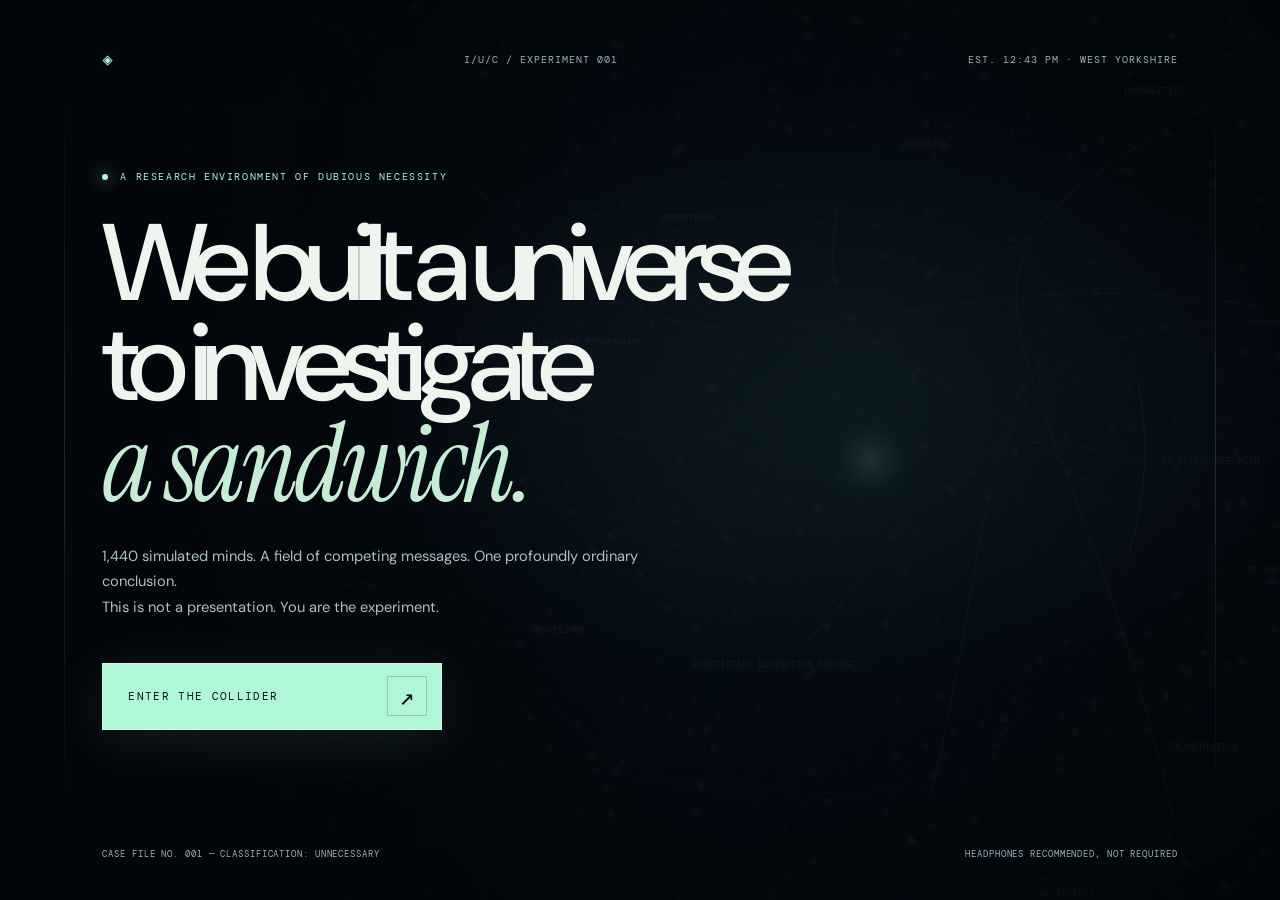
<file: index.html>
<!doctype html>
<html lang="en-GB">
<head>
 <meta charset="utf-8"><meta name="viewport" content="width=device-width, initial-scale=1, viewport-fit=cover"><meta name="theme-color" content="#05070c">
 <meta name="description" content="A fully interactive communications collider built to explain a ham and cheese toastie. An Institute of Unnecessary Complexity research environment.">
 <meta property="og:title" content="CASE 001 — THE COLLIDER"><meta property="og:description" content="We simulated a universe to investigate a sandwich.">
 <meta property="og:image" content="assets/artefact.webp">
 <title>CASE 001 / THE COLLIDER — The Institute of Unnecessary Complexity</title>
 <link rel="icon" href="assets/icon.svg" type="image/svg+xml"><link rel="preload" href="assets/artefact.webp" as="image">
 <link rel="stylesheet" href="style.css">
 <script type="module" src="js/app.js"></script>
</head>
<body>
 <a href="#interface" class="skip">Skip to controls</a>
 <canvas id="universe" aria-label="Live three-dimensional projection of simulated member responses"></canvas>
 <div class="stage-vignette" aria-hidden="true"></div><div class="grain" aria-hidden="true"></div>
 <div class="intro" id="intro">
  <div class="intro-meta"><span class="hairpin">◈</span> I/U/C / EXPERIMENT 001 <span>EST. 12:43 PM · WEST YORKSHIRE</span></div>
  <div class="intro-centre">
    <div class="intro-eyebrow"><span class="blip"></span> A RESEARCH ENVIRONMENT OF DUBIOUS NECESSITY</div>
    <h1>We built a universe<br>to investigate<br><em>a sandwich.</em></h1>
    <p>1,440 simulated minds. A field of competing messages. One profoundly ordinary conclusion.<br>This is not a presentation. You are the experiment.</p>
    <button class="start-btn" id="enter"><span>ENTER THE COLLIDER</span><span class="start-arrow">↗</span></button>
  </div>
  <div class="intro-bottom"><span>CASE FILE NO. 001 — CLASSIFICATION: UNNECESSARY</span><span>HEADPHONES RECOMMENDED, NOT REQUIRED</span></div>
 </div>
 <div id="app" class="app" aria-hidden="true">
  <header class="header">
   <button id="home" class="logo" aria-label="Return to field"><span class="logo-glyph">I<span>⁄</span>U<span>⁄</span>C</span><span class="logo-text">INSTITUTE OF<br>UNNECESSARY COMPLEXITY</span></button>
   <div class="header-center"><span class="header-dot"></span><span>CASE 001 / THE COLLIDER</span><i></i><span id="system-status">SYSTEM IDLE</span></div>
   <div class="header-right"><button class="header-control" id="sound" aria-label="Toggle sound" aria-pressed="false">◖ <span>SOUND OFF</span></button><button class="header-control" id="help">? <span>FIELD GUIDE</span></button><span class="phase-chip">RESEARCH BUILD <b>04</b></span></div>
  </header>
  <nav class="rail" id="interface" aria-label="Research modules">
   <button data-view="field" class="rail-button selected" aria-label="Field" title="The Field"><span>01</span><b>THE FIELD</b></button>
   <button data-view="transmit" class="rail-button" aria-label="Transmission" title="Transmission"><span>02</span><b>TRANSMISSION</b></button>
   <button data-view="observe" class="rail-button" aria-label="Observatory" title="Observatory"><span>03</span><b>OBSERVATORY</b></button>
   <button data-view="artefact" class="rail-button" aria-label="Artefact" title="Artefact"><span>04</span><b>THE ARTEFACT</b></button>
   <div class="rail-filler"></div>
   <button class="rail-button rail-utility" id="command" title="Quick navigation"><span>⌘</span><b>COMMANDS</b></button>
  </nav>
  <main class="main">
   <section class="view active" id="view-field" aria-label="The field">
    <div class="hero-typo"><p class="section-label"><span class="tiny-line"></span> CHAPTER 01 / THE OBSERVATION</p><h2>Information is<br><em>everywhere.</em><br>Understanding isn't.</h2><p class="hero-description">Every light in this universe represents a simulated member. Drag to rotate. Scroll to zoom. Tap a light to discover a story. Then send your first transmission and watch the field respond.</p></div>
    <div class="field-stats" aria-live="polite"><div class="stat-block"><span>POPULATION</span><b id="pop-count">1,440</b><small>synthetic members</small></div><div class="stat-block"><span>SIGNAL REACH</span><b id="field-reach">—</b><small>encountered</small></div><div class="stat-block"><span>MEANINGFUL ACTION</span><b id="field-action">—</b><small>simulated responses</small></div></div>
    <div class="field-cue"><span class="gesture-symbol">⤧</span> <span>DRAG TO ORBIT<br>SCROLL TO ZOOM<br>SELECT ANY SIGNAL</span></div>
    <div class="hero-bottomline"><div class="coordinate"><span class="blink-square"></span><span id="coordinates">X +00.000 / Y +00.000 / Z +06.200</span></div><button class="main-cta" id="open-transmission">DESIGN A TRANSMISSION <span>↗</span></button></div>
   </section>
   <section class="view" id="view-transmit" aria-label="Transmission designer">
    <div class="module-panel transmit-panel">
     <div class="panel-topline"><span>02 / TRANSMISSION ENGINE</span><span>LIVE COMPOSITION</span></div>
     <div class="panel-scroll">
      <h2 class="module-title">The message<br><em>is the machine.</em></h2>
      <p class="module-lead">Write something. The system dissects its language, generates a transmission and sends it through the actual synthetic population. Change the message; change the world.</p>
      <label class="field-label" for="message-subject">01 / SUBJECT</label>
      <input class="input" id="message-subject" maxlength="120" value="Important information about your pension benefits">
      <label class="field-label" for="message-text">02 / MESSAGE</label>
      <textarea class="input message-input" id="message-text" rows="6" maxlength="2500">In accordance with the provisions of the scheme's governing documentation, members are hereby advised that a comprehensive review of beneficiary nomination arrangements should be undertaken at their earliest convenience to ensure the appropriate designation of prospective recipients of death benefits. Please consult the enclosed explanatory memorandum and visit the portal to explore your options.</textarea>
      <div class="analysis-readout"><div><span>WORDS</span><b id="words">—</b></div><div><span>LANGUAGE FRICTION</span><b id="friction">—</b></div><div><span>DETECTED ACTIONS</span><b id="actions">—</b></div></div>
      <button id="refine" class="text-link">↗ RUN THE DE-JARGONISER <span>Rule-based rewrite. No AI or external API.</span></button>
      <div class="panel-divider"></div>
      <div class="parameters-head"><span>03 / TRANSMISSION PARAMETERS</span><span id="parameter-presets">RECONFIGURABLE</span></div>
      <div class="param-row"><label for="channel">CHANNEL</label><select id="channel" class="input select"><option value="email">Email / digital</option><option value="post">Postal letter</option><option value="sms">Text message</option></select></div>
      <div class="param-row"><label for="timing">ARRIVAL RELATIVE TO DECISION</label><select id="timing" class="input select"><option value="early">Six months before</option><option value="right" selected>Three weeks before</option><option value="late">After the decision</option></select></div>
      <div class="param-row"><label for="target">TARGET COHORT</label><select id="target" class="input select"><option value="all">Everyone (indiscriminate)</option><option value="relevant">Only members for whom it's relevant</option><option value="retirees">Approaching retirement</option><option value="new">New joiners</option></select></div>
      <div class="param-row"><label for="noise">COMPETING MESSAGES</label><div class="slider-stack"><input id="noise" type="range" min="0" max="100" value="55"><strong id="noise-out">55%</strong></div></div>
      <div class="param-row"><label for="urgency">PERCEIVED URGENCY</label><div class="slider-stack"><input id="urgency" type="range" min="0" max="100" value="50"><strong id="urgency-out">50%</strong></div></div>
     </div>
     <div class="panel-footer"><button class="transmit-button" id="transmit">TRANSMIT TO 1,440 MINDS <span>↗</span></button><p>Deterministic illustrative simulation. Not actual pension-member behaviour.</p></div>
    </div>
    <div class="right-hud"><span class="hud-cross">+</span> SIGNAL ORIGIN / CENTRE OF FIELD <span id="signal-strength">STANDBY</span></div>
    <div class="center-announcement" id="announcement" aria-live="polite"></div>
   </section>
   <section class="view" id="view-observe" aria-label="Observatory">
    <div class="observatory-intro"><p class="section-label"><span class="tiny-line"></span> CHAPTER 03 / THE CONSEQUENCES</p><h2>Every signal<br>leaves a trace.</h2><p>Run a controlled counterfactual. The same simulated people receive two different messages; only the intervention changes.</p><div class="obs-actions"><button class="small-cta" id="compare">RUN THE COUNTERFACTUAL <span>↗</span></button><button class="line-button" id="replay">↺ REPLAY TRANSMISSION</button></div></div>
    <div class="observatory-side">
     <div class="results-head"><span>EXPERIMENT RESULTS</span><span id="results-status">AWAITING TRANSMISSION</span></div>
     <div class="main-result"><span>MEMBERS TAKING ACTION</span><strong id="result-action">—</strong><small id="result-action-note">Send a message to begin.</small></div>
     <div class="result-funnel"><div><span>ENCOUNTERED</span><b id="funnel-reach">—</b><i><em id="bar-reach"></em></i></div><div><span>READ</span><b id="funnel-read">—</b><i><em id="bar-read"></em></i></div><div><span>UNDERSTOOD</span><b id="funnel-understand">—</b><i><em id="bar-understand"></em></i></div><div><span>ACTED</span><b id="funnel-action">—</b><i><em id="bar-action"></em></i></div></div>
     <div class="cohort-title">RESPONSE BY SYNTHETIC COHORT</div><div id="cohort-bars" class="cohort-bars"></div>
     <div class="comparison-box" id="comparison-box"><div class="comparison-label">COUNTERFACTUAL DELTA</div><div class="comparison-numbers"><span id="compare-a">—</span><strong id="compare-delta">—</strong><span id="compare-b">—</span></div><p id="compare-explain">A controlled comparison uses the same synthetic member population and random seed.</p></div>
     <div class="export-buttons"><button id="export-png">↓ SAVE POSTER</button><button id="record">● CAPTURE 8s CLIP</button><button id="export-json">↓ EXPORT EXPERIMENT</button><button id="share">↗ COPY EXPERIMENT LINK</button></div>
    </div>
    <div class="playback-strip"><span id="playback-state">NO RECORDING</span><div class="playback-track"><span id="playback-progress"></span></div><span id="playback-clock">00:00 / 00:12</span></div>
   </section>
   <section class="view" id="view-artefact" aria-label="The artefact">
    <div class="artefact-screen"><div class="reveal-top"><span><i class="tiny-line"></i> CLASSIFIED / CASE 001</span><span>FINAL DECLASSIFICATION</span></div><div class="artefact-copy"><div class="reveal-index">AFTER 1,440 SIMULATED LIVES, MILLIONS OF CALCULATIONS AND AN EXCESSIVE AMOUNT OF GRAPHICS PROCESSING...</div><h2>The answer<br>was <em>lunch.</em></h2><p>Clear information. Relevant timing. One useful next step.<br>A ham and cheese toastie managed all three without a transformation programme.</p><button id="declassify" class="declassify-btn">DECLASSIFY THE ARTEFACT <span>↗</span></button></div><div class="artefact-image" id="artefact-image" role="img" aria-label="A beautifully photographed ham and cheese toastie"></div><div class="artefact-bottom"><span>SUBJECT: A HAM & CHEESE TOASTIE</span><span>OUTCOME: LUNCH RECLASSIFIED AS THOUGHT LEADERSHIP</span></div></div>
    <div class="reveal-epilogue" id="epilogue"><span>CASE FILE / CONCLUSION</span><p>Perhaps the real innovation was understanding when to stop innovating.</p><div><button id="restart">↺ CONDUCT ANOTHER EXPERIMENT</button><button id="poster">↓ COMMEMORATE THIS NONSENSE</button></div></div>
   </section>
  </main>
  <div class="inspector" id="inspector" aria-live="polite"><div class="inspector-head"><span>INDIVIDUAL SIGNAL / <b id="inspect-id">—</b></span><button id="close-inspector" aria-label="Close member details">×</button></div><div class="inspector-content"><div class="inspector-avatar"><span id="inspect-glyph">◌</span></div><h3 id="inspect-title">A simulated life.</h3><p id="inspect-description"></p><div class="inspect-grid"><span>SEGMENT</span><b id="inspect-segment">—</b><span>STATE</span><b id="inspect-state">—</b><span>EXPLANATION</span><b id="inspect-reason">—</b></div><small>This is a generated archetype, not an actual person.</small></div></div>
  <div class="notice" id="notice" role="status"></div>
  <div class="modal" id="guide" hidden><div class="modal-scrim" data-close="guide"></div><div class="modal-card"><div class="modal-head"><span>FIELD MANUAL / v04</span><button data-close="guide">×</button></div><h2>You're not watching<br><em>the experiment.</em><br>You're running it.</h2><p>Orbit and zoom the simulated member universe, select individual lights, change the language and context of a message, and transmit it. Watch members change state as the signal reaches them. The Observatory lets you compare two interventions on exactly the same synthetic population. The Artefact is best left until the end.</p><div class="modal-grid"><div><b>POINTER / TOUCH</b><span>Drag to orbit · pinch or wheel to zoom · tap a light to inspect.</span></div><div><b>KEYBOARD</b><span>1–4 navigate · / opens commands · Esc closes panels.</span></div><div><b>WHAT'S REAL?</b><span>The text analysis, simulation, state transitions and export calculations run locally in JavaScript. No analytics or personal data is transmitted.</span></div><div><b>WHAT ISN'T?</b><span>These are fictional archetypes, not validated behavioural predictions. No real members, pensions or ML models are involved.</span></div></div><button class="small-cta" data-close="guide">UNDERSTOOD ↗</button></div></div>
  <div class="modal" id="commands" hidden><div class="modal-scrim" data-close="commands"></div><div class="command-card"><input id="command-search" aria-label="Search commands" placeholder="Where do you want to go?" autocomplete="off"><div id="command-items"></div><span>ESC TO DISMISS · ENTER TO OPEN</span></div></div>
 </div>
</body>
</html>
</file>
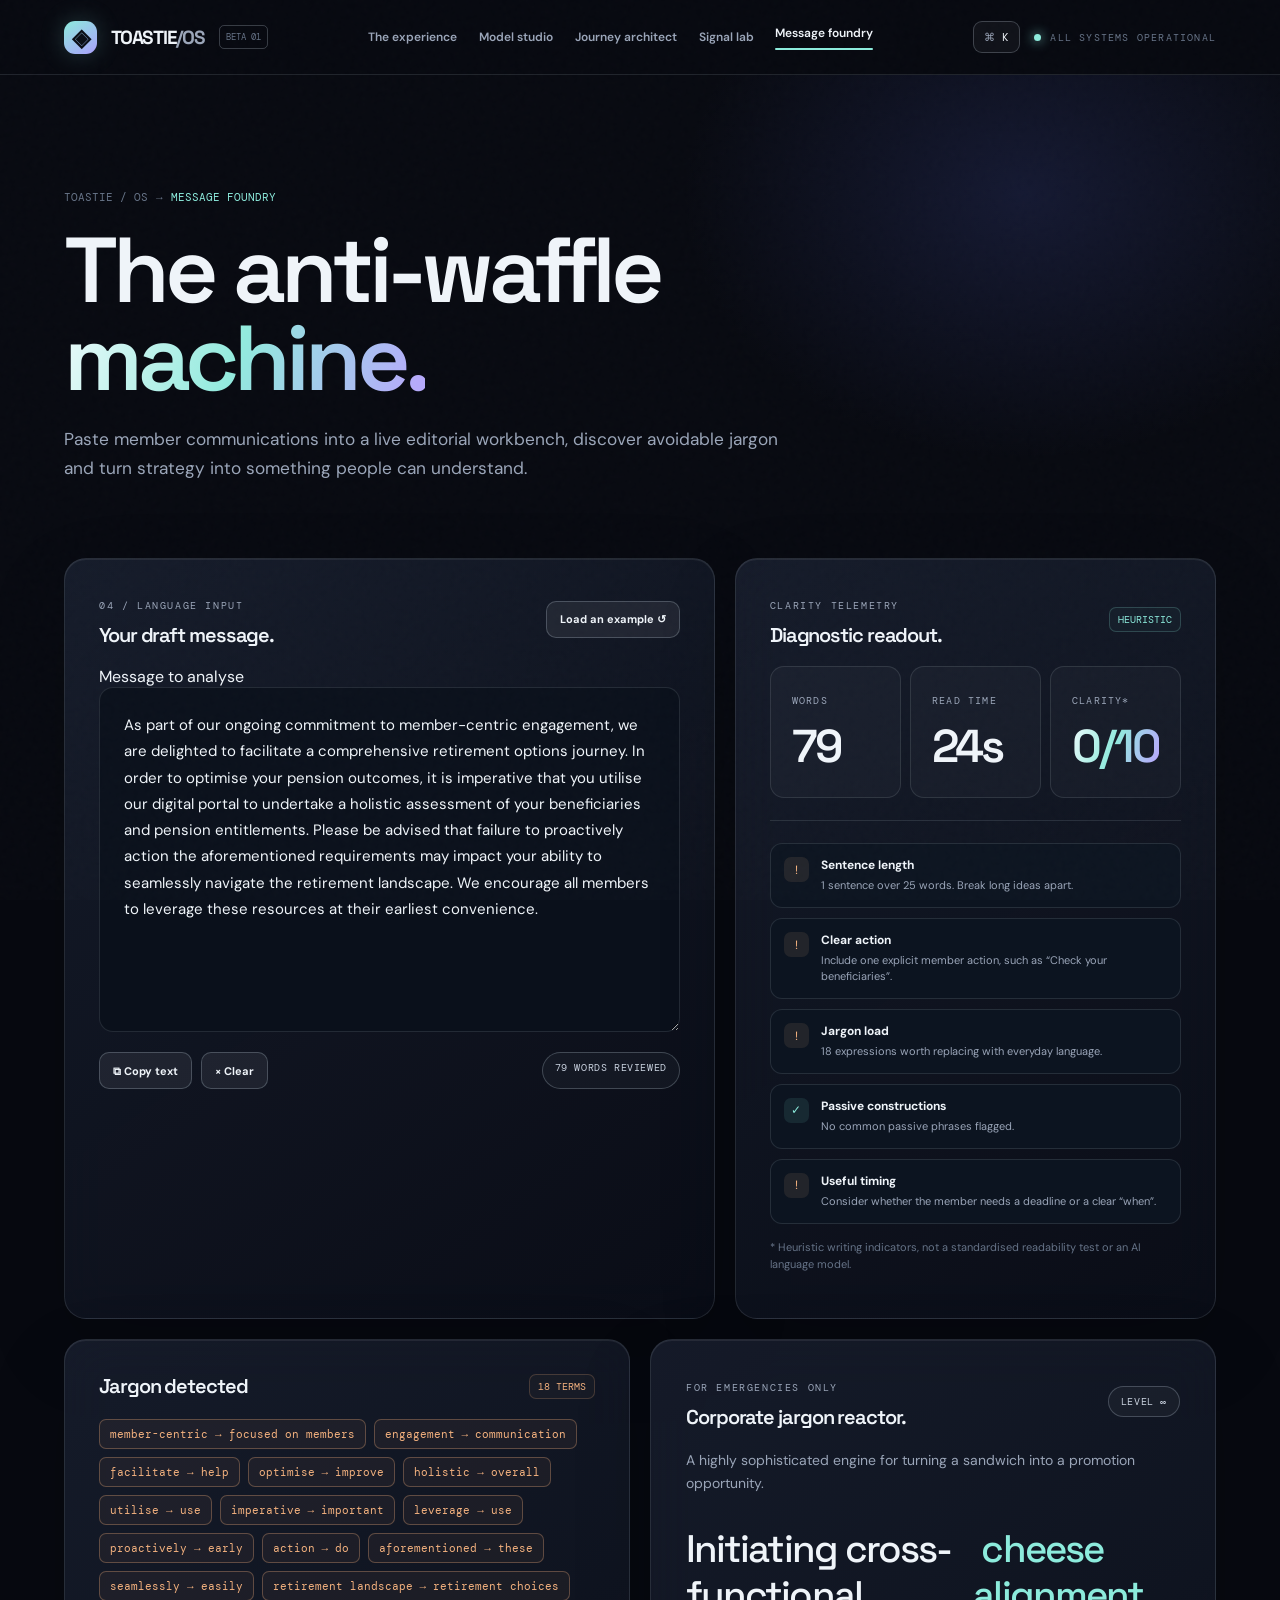
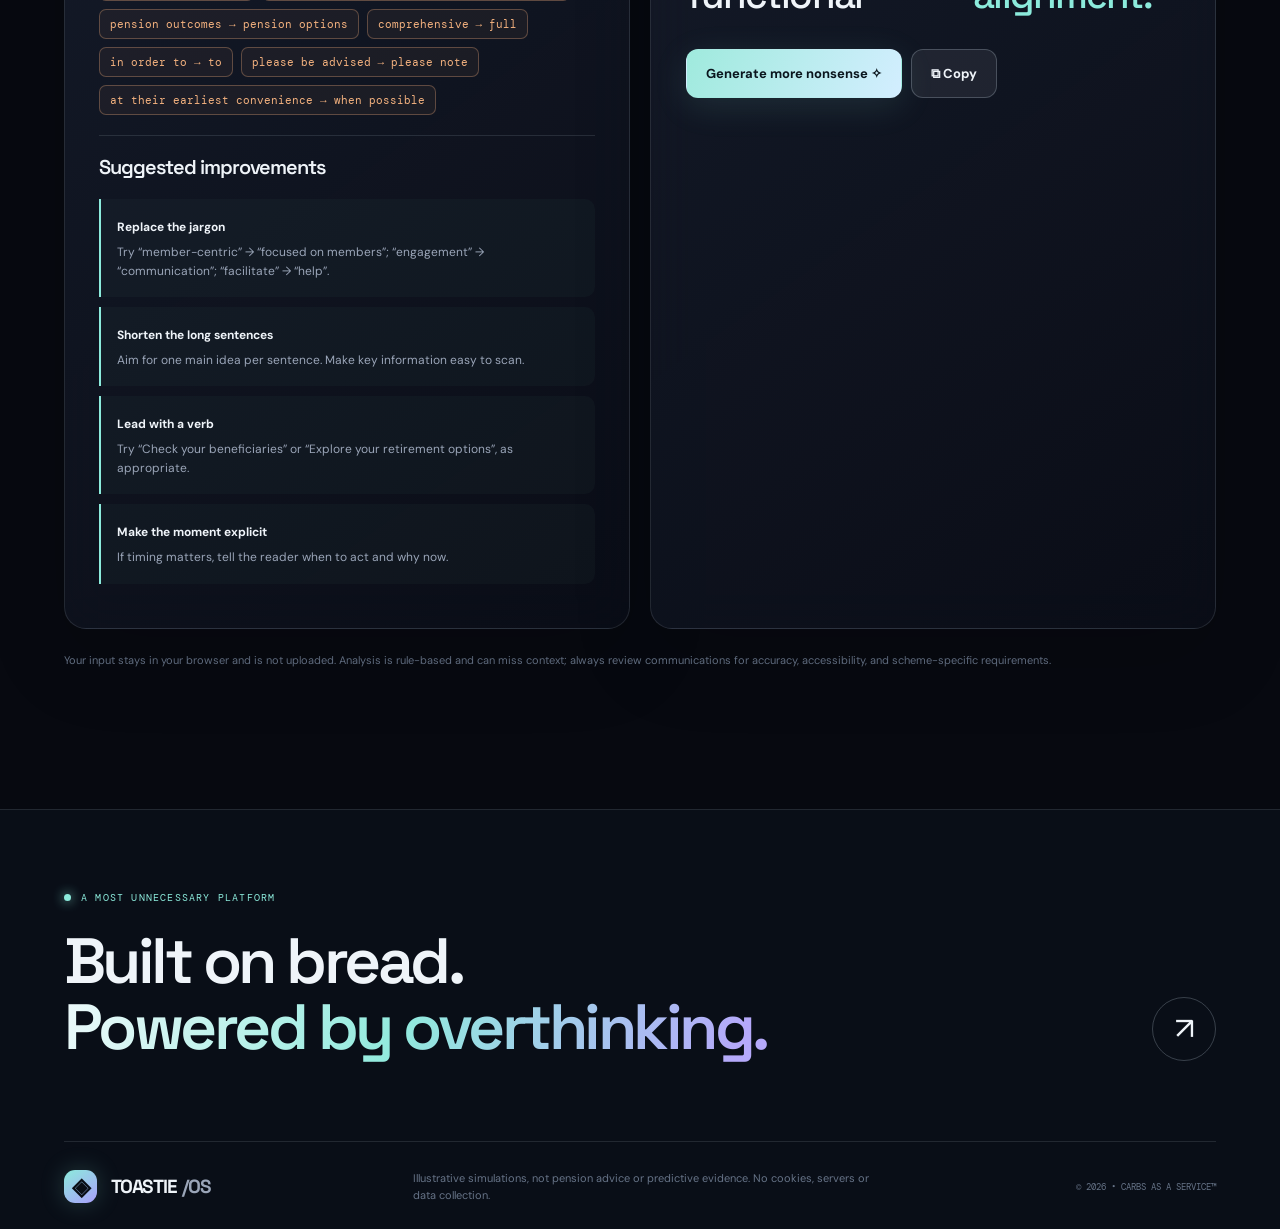
<file: foundry.html>
<!doctype html><html lang="en-GB"><head><meta charset="utf-8"><meta name="viewport" content="width=device-width,initial-scale=1,viewport-fit=cover"><meta name="theme-color" content="#070910"><meta name="description" content="Real-time pension member communications diagnostics and a silly jargon generator."><meta property="og:title" content="Message foundry — TOASTIE/OS"><meta property="og:description" content="Real-time pension member communications diagnostics and a silly jargon generator."><link rel="manifest" href="./manifest.webmanifest"><link rel="icon" type="image/svg+xml" href="./assets/img/favicon.svg"><link rel="stylesheet" href="./assets/css/main.css"><title>Message foundry — TOASTIE/OS</title></head><body><a class="skip-link" href="#main">Skip to content</a><div id="nav-slot"></div><main id="main"><header class="page-heading"><div class="container"><div class="bread-crumb"><span>TOASTIE / OS</span><span>→</span><span>MESSAGE FOUNDRY</span></div><h1>The anti-waffle<br><span class="gradient-text">machine.</span></h1><p class="lead">Paste member communications into a live editorial workbench, discover avoidable jargon and turn strategy into something people can understand.</p></div></header><section class="workspace container"><div class="text-workbench"><div class="glass panel"><div class="panel-header"><div><span class="section-label">04 / LANGUAGE INPUT</span><h3 style="margin-top:10px">Your draft message.</h3></div><button class="btn sm" id="load-example">Load an example ↺</button></div><label class="field" for="message-input"><span class="visually-hidden">Message to analyse</span></label><textarea id="message-input" class="input-editor" spellcheck="true" aria-label="Message to analyse" placeholder="Paste that pension communication nobody understands…"></textarea><div class="button-row" style="margin-top:15px"><button id="copy-message" class="btn sm">⧉ Copy text</button><button id="clear-message" class="btn sm">× Clear</button><span class="pill" style="margin-left:auto" id="analysis-status">LIVE ANALYSIS</span></div></div><div class="glass panel"><div class="panel-header"><div><span class="section-label">CLARITY TELEMETRY</span><h3 style="margin-top:10px">Diagnostic readout.</h3></div><span class="tag good">HEURISTIC</span></div><div class="three-col" style="gap:9px"><div class="glass-inner metric"><span class="micro">WORDS</span><strong id="f-words">0</strong></div><div class="glass-inner metric"><span class="micro">READ TIME</span><strong id="f-time">0s</strong></div><div class="glass-inner metric"><span class="micro">CLARITY*</span><strong id="f-score" class="gradient-text">—</strong></div></div><div class="divider" style="margin:22px 0"></div><div id="foundry-checks" class="checks"></div><p class="chart-note" style="margin-top:15px">* Heuristic writing indicators, not a standardised readability test or an AI language model.</p></div></div><div class="two-col" style="margin-top:20px"><section class="glass panel"><div class="panel-header"><h3>Jargon detected</h3><span class="tag warm" id="jargon-count">0 TERMS</span></div><div class="term-cloud" id="term-cloud"></div><div class="divider" style="margin:20px 0"></div><h3 style="font-size:20px">Suggested improvements</h3><div id="foundry-suggestions"></div></section><section class="glass panel jargon-machine"><div class="panel-header"><div><span class="section-label">FOR EMERGENCIES ONLY</span><h3 style="margin-top:10px">Corporate jargon reactor.</h3></div><span class="pill">LEVEL ∞</span></div><p class="lead" style="font-size:14px">A highly sophisticated engine for turning a sandwich into a promotion opportunity.</p><div class="jargon-output" id="jargon-output">Initiating cross-functional <span>&nbsp;cheese alignment.</span></div><div class="button-row"><button class="btn primary" id="jargon-btn">Generate more nonsense ✧</button><button class="btn" id="jargon-copy">⧉ Copy</button></div></section></div><p class="chart-note" style="margin:23px 0 0">Your input stays in your browser and is not uploaded. Analysis is rule-based and can miss context; always review communications for accuracy, accessibility, and scheme-specific requirements.</p></section></main><div id="footer-slot"></div><script type="module" src="./assets/js/foundry.js"></script></body></html>
</file>
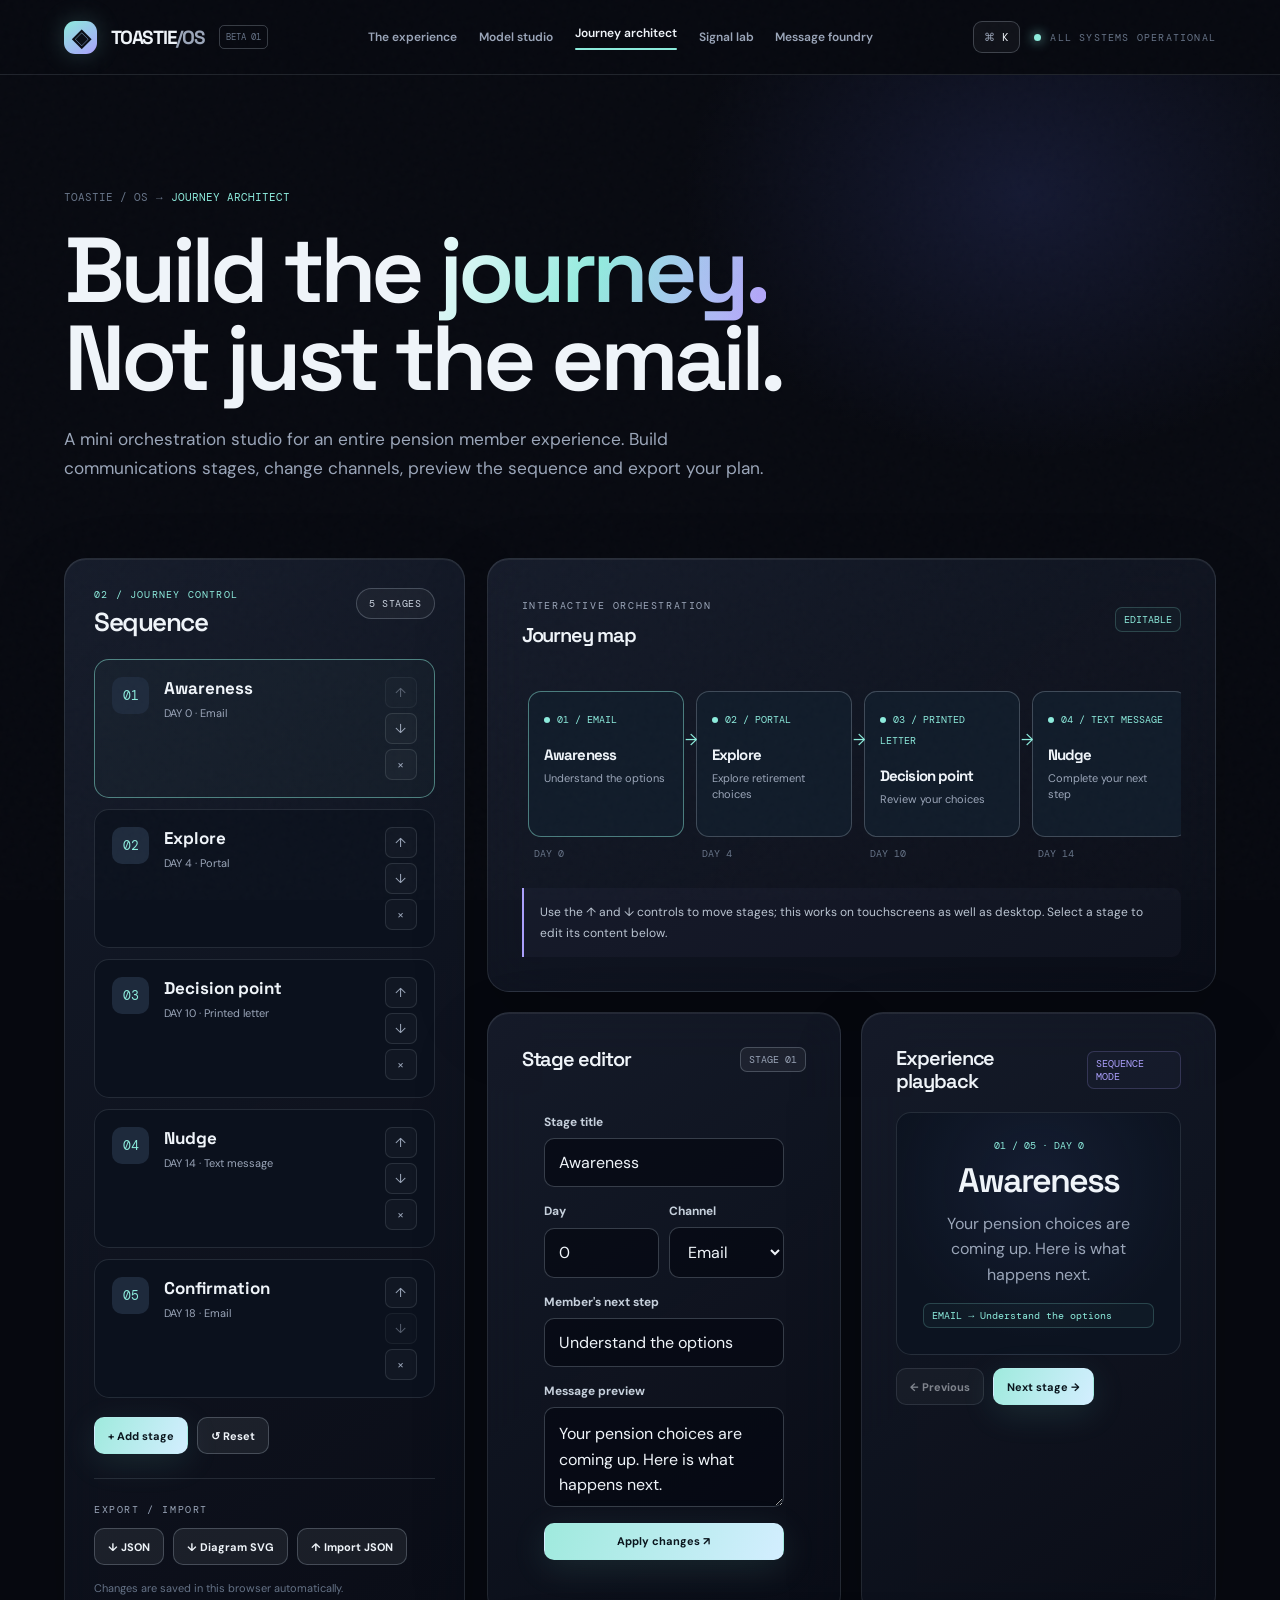
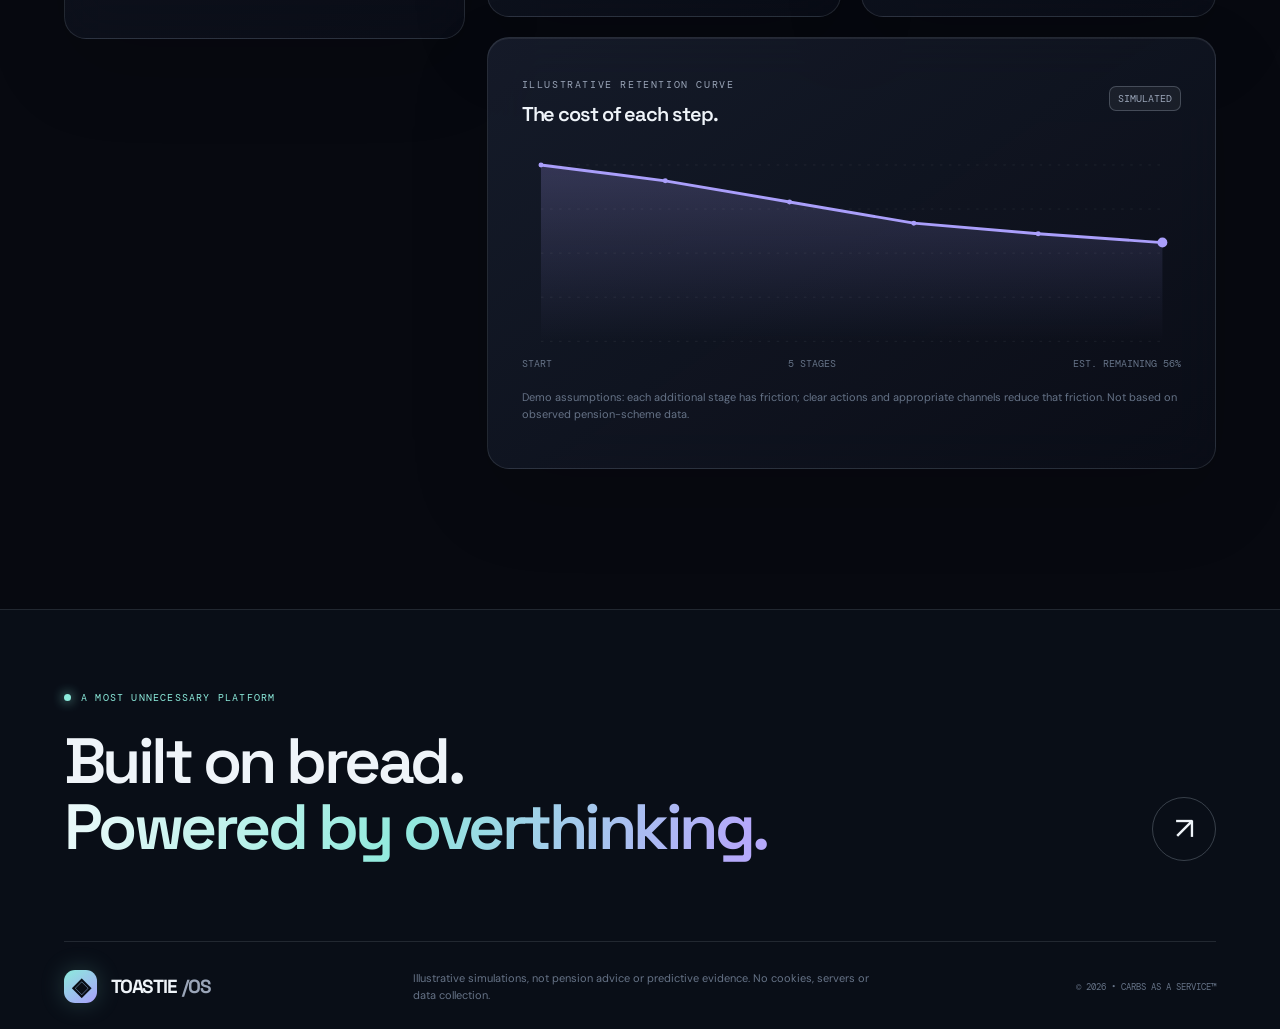
<file: journey.html>
<!doctype html><html lang="en-GB"><head><meta charset="utf-8"><meta name="viewport" content="width=device-width,initial-scale=1,viewport-fit=cover"><meta name="theme-color" content="#070910"><meta name="description" content="Build, edit, simulate and export pension communication journey maps."><meta property="og:title" content="Journey architect — TOASTIE/OS"><meta property="og:description" content="Build, edit, simulate and export pension communication journey maps."><link rel="manifest" href="./manifest.webmanifest"><link rel="icon" type="image/svg+xml" href="./assets/img/favicon.svg"><link rel="stylesheet" href="./assets/css/main.css"><title>Journey architect — TOASTIE/OS</title></head><body><a class="skip-link" href="#main">Skip to content</a><div id="nav-slot"></div><main id="main"><header class="page-heading"><div class="container"><div class="bread-crumb"><span>TOASTIE / OS</span><span>→</span><span>JOURNEY ARCHITECT</span></div><h1>Build the <span class="gradient-text">journey.</span><br>Not just the email.</h1><p class="lead">A mini orchestration studio for an entire pension member experience. Build communications stages, change channels, preview the sequence and export your plan.</p></div></header><section class="workspace container"><div class="workspace-grid"><aside class="glass workspace-side"><div class="workspace-head"><div><div class="kicker">02 / JOURNEY CONTROL</div><h2>Sequence</h2></div><span class="pill" id="step-count">5 STAGES</span></div><div class="journey-list" id="journey-list"></div><div class="button-row" style="margin-top:19px"><button class="btn sm primary" id="add-stage">+ Add stage</button><button class="btn sm" id="reset-journey">↺ Reset</button></div><div class="divider" style="margin:24px 0"></div><div class="section-label" style="margin-bottom:12px">EXPORT / IMPORT</div><div class="button-row"><button class="btn sm" id="journey-json">↓ JSON</button><button class="btn sm" id="journey-svg">↓ Diagram SVG</button><label class="btn sm" for="import-json" style="cursor:pointer">↑ Import JSON</label><input id="import-json" type="file" accept=".json,application/json" hidden></div><p class="fineprint" style="margin-top:15px">Changes are saved in this browser automatically.</p></aside><div class="workspace-main"><section class="glass panel"><div class="panel-header"><div><span class="section-label">INTERACTIVE ORCHESTRATION</span><h3 style="margin-top:10px">Journey map</h3></div><span class="tag good">EDITABLE</span></div><div class="journey-timeline" id="journey-timeline"></div><div class="inline-notice">Use the ↑ and ↓ controls to move stages; this works on touchscreens as well as desktop. Select a stage to edit its content below.</div></section><div class="two-col"><section class="glass panel"><div class="panel-header"><h3>Stage editor</h3><span class="tag" id="selected-stage">STAGE 01</span></div><div class="edit-pane" id="stage-editor"></div></section><section class="glass panel"><div class="panel-header"><h3>Experience playback</h3><span class="tag purple">SEQUENCE MODE</span></div><div class="playback-panel"><div class="playback-stage"><span class="playback-indicator" id="playback-indicator">01 / 05</span><h3 id="playback-title">—</h3><p id="playback-copy">—</p><span class="tag good" id="playback-channel">—</span></div><div class="button-row"><button class="btn sm" id="play-prev">← Previous</button><button class="btn sm primary" id="play-next">Next stage →</button></div></div></section></div><section class="glass panel"><div class="panel-header"><div><span class="section-label">ILLUSTRATIVE RETENTION CURVE</span><h3 style="margin-top:10px">The cost of each step.</h3></div><span class="tag">SIMULATED</span></div><svg class="chart-svg" id="journey-chart" role="img" aria-label="Illustrative cumulative member retention by journey step"></svg><div class="chart-axis" id="journey-axis"></div><p class="chart-note" style="margin-top:19px">Demo assumptions: each additional stage has friction; clear actions and appropriate channels reduce that friction. Not based on observed pension-scheme data.</p></section></div></div></section></main><div id="footer-slot"></div><script type="module" src="./assets/js/journey.js"></script></body></html>
</file>
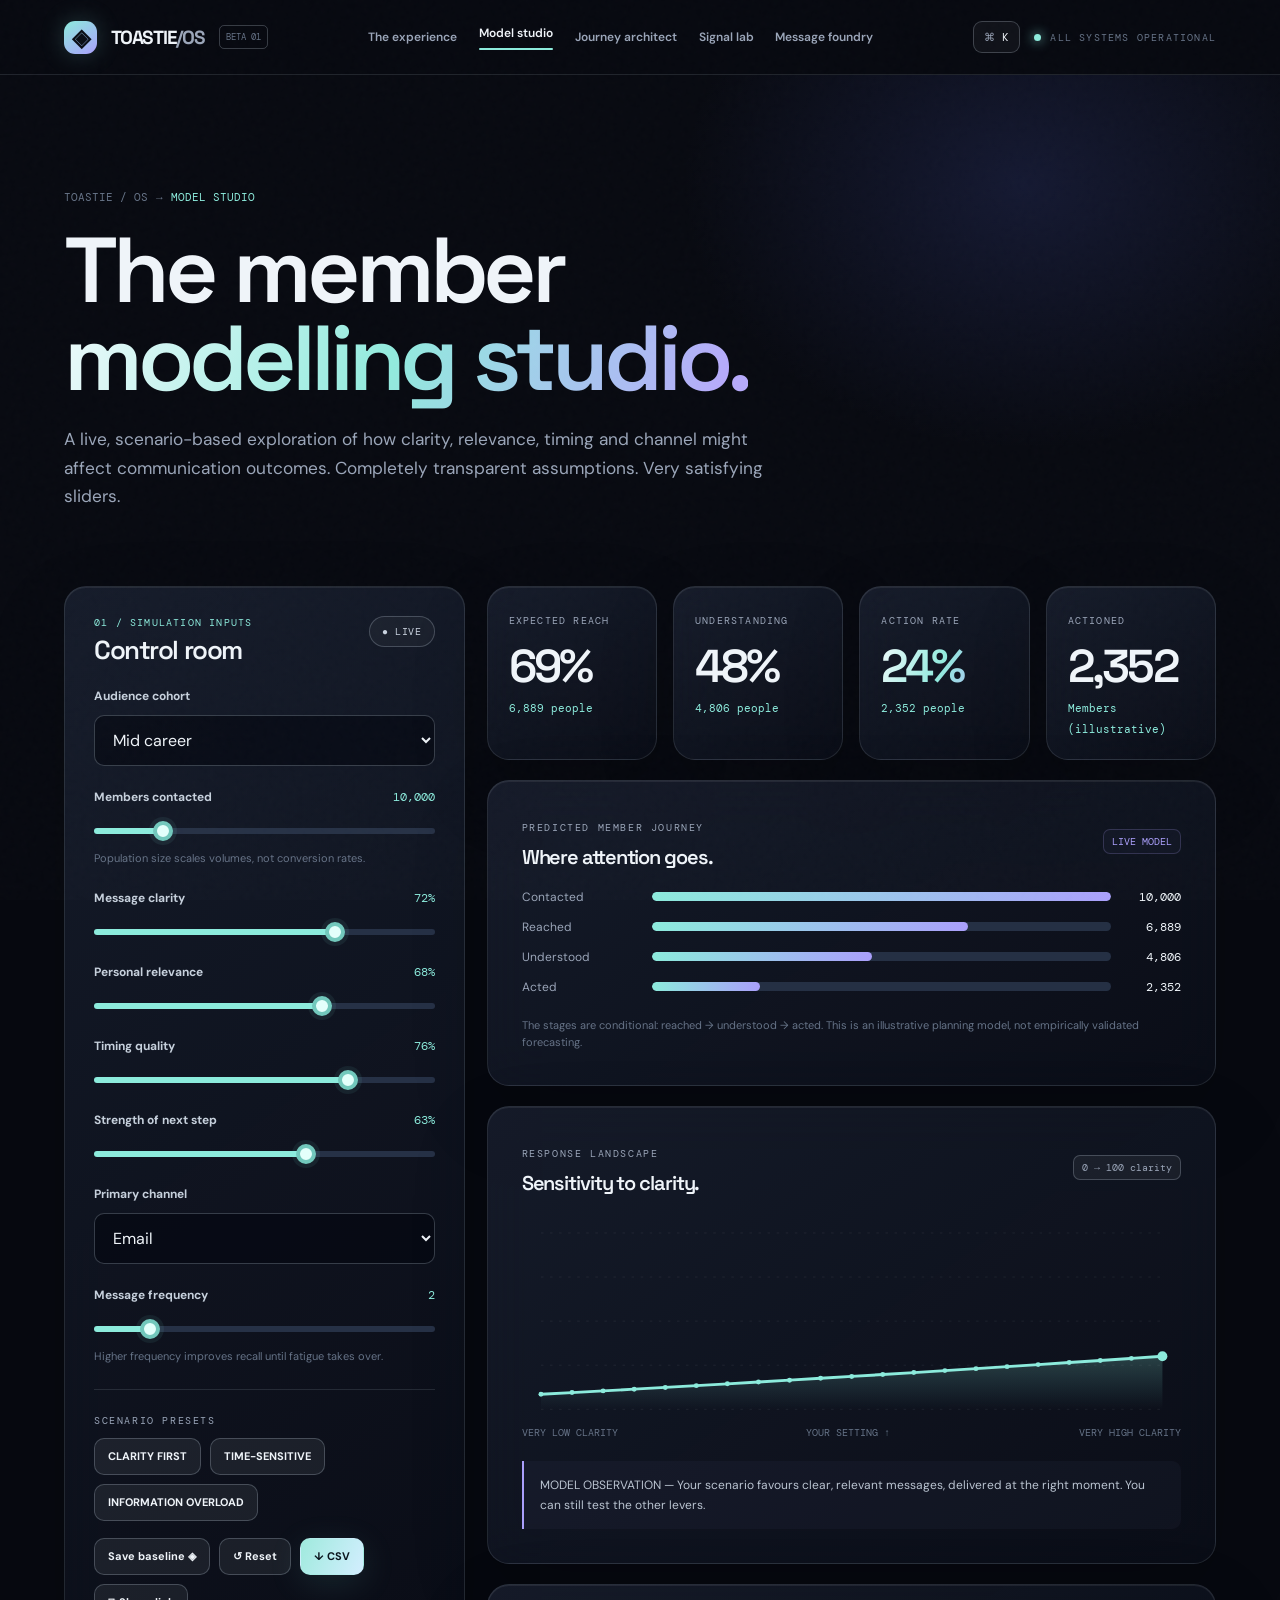
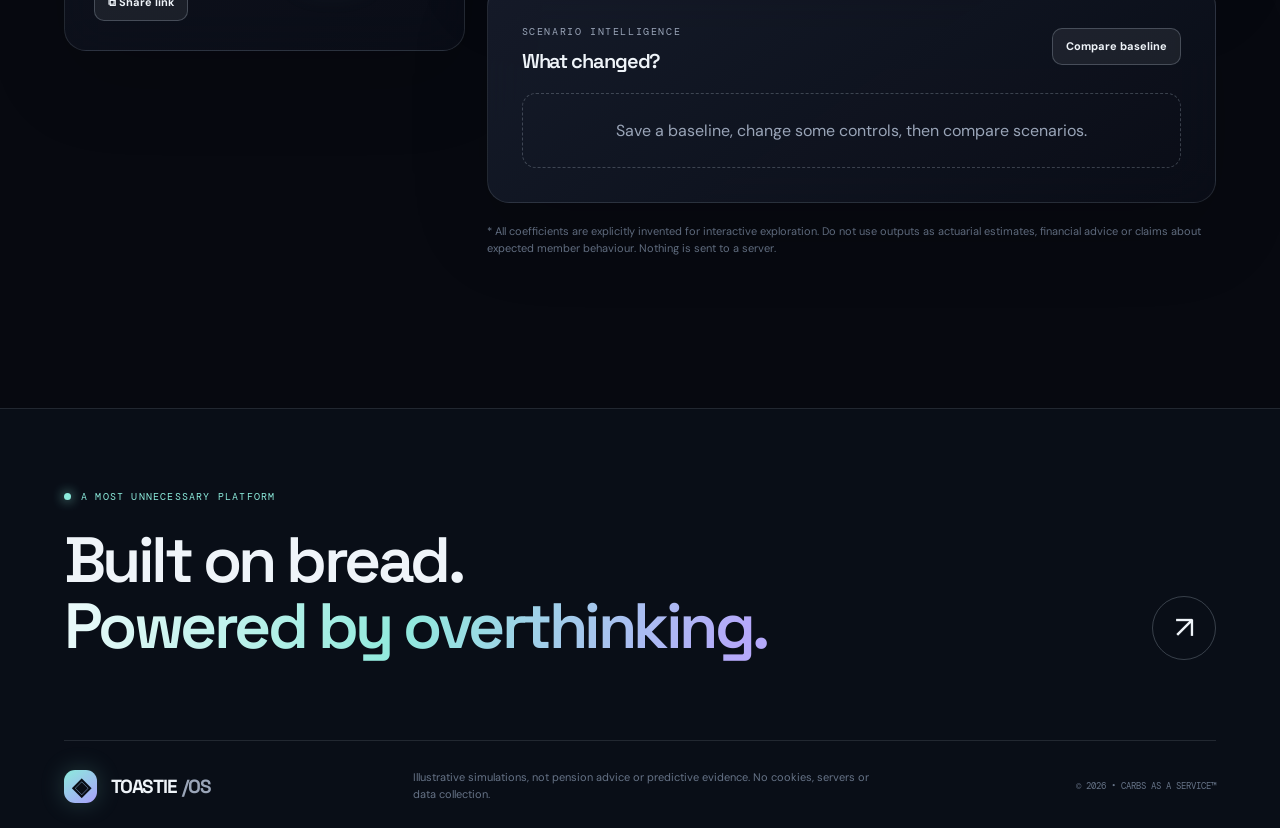
<file: model.html>
<!doctype html><html lang="en-GB"><head><meta charset="utf-8"><meta name="viewport" content="width=device-width,initial-scale=1,viewport-fit=cover"><meta name="theme-color" content="#070910"><meta name="description" content="Interactive illustrative pension communications funnel modeller."><meta property="og:title" content="Model studio — TOASTIE/OS"><meta property="og:description" content="Interactive illustrative pension communications funnel modeller."><link rel="manifest" href="./manifest.webmanifest"><link rel="icon" type="image/svg+xml" href="./assets/img/favicon.svg"><link rel="stylesheet" href="./assets/css/main.css"><title>Model studio — TOASTIE/OS</title></head><body><a class="skip-link" href="#main">Skip to content</a><div id="nav-slot"></div><main id="main"><header class="page-heading"><div class="container"><div class="bread-crumb"><span>TOASTIE / OS</span><span>→</span><span>MODEL STUDIO</span></div><h1>The member<br><span class="gradient-text">modelling studio.</span></h1><p class="lead">A live, scenario-based exploration of how clarity, relevance, timing and channel might affect communication outcomes. Completely transparent assumptions. Very satisfying sliders.</p></div></header><section class="workspace container"><div class="workspace-grid"><aside class="workspace-side glass"><div class="workspace-head"><div><div class="kicker">01 / SIMULATION INPUTS</div><h2>Control room</h2></div><span class="pill">● LIVE</span></div><div class="control-stack"><div class="field"><label for="audience">Audience cohort</label><select class="select-input" id="audience"><option value="early">Early career</option><option value="mid" selected>Mid career</option><option value="pre">Approaching retirement</option><option value="retired">Retired members</option></select></div><div class="field"><label for="population">Members contacted <output id="population-out">10,000</output></label><input type="range" id="population" class="range" min="1000" max="50000" step="1000" value="10000"><small>Population size scales volumes, not conversion rates.</small></div><div class="field"><label for="simplicity">Message clarity <output id="simplicity-out">72%</output></label><input type="range" id="simplicity" class="range" min="0" max="100" value="72"></div><div class="field"><label for="relevance">Personal relevance <output id="relevance-out">68%</output></label><input type="range" id="relevance" class="range" min="0" max="100" value="68"></div><div class="field"><label for="timing">Timing quality <output id="timing-out">76%</output></label><input type="range" id="timing" class="range" min="0" max="100" value="76"></div><div class="field"><label for="action">Strength of next step <output id="action-out">63%</output></label><input type="range" id="action" class="range" min="0" max="100" value="63"></div><div class="field"><label for="channel">Primary channel</label><select class="select-input" id="channel"><option value="email">Email</option><option value="post">Printed letter</option><option value="portal">Member portal</option><option value="sms">Text message</option></select></div><div class="field"><label for="frequency">Message frequency <output id="frequency-out">2</output></label><input type="range" id="frequency" class="range" min="1" max="8" value="2"><small>Higher frequency improves recall until fatigue takes over.</small></div></div><div class="divider" style="margin:24px 0"></div><div class="section-label" style="margin-bottom:11px">SCENARIO PRESETS</div><div class="button-row" style="margin-bottom:17px"><button class="btn sm" data-preset="clear">CLARITY FIRST</button><button class="btn sm" data-preset="urgent">TIME-SENSITIVE</button><button class="btn sm" data-preset="chaos">INFORMATION OVERLOAD</button></div><div class="button-row"><button class="btn sm" id="baseline-btn">Save baseline ◈</button><button class="btn sm" id="reset-btn">↺ Reset</button><button class="btn sm primary" id="export-model">↓ CSV</button><button class="btn sm" id="share-model">⧉ Share link</button></div></aside><div class="workspace-main"><div class="four-col" id="model-kpis"><div class="glass metric"><span class="micro">EXPECTED REACH</span><strong id="kpi-reach">—</strong><span class="trend" id="kpi-reach-count">—</span></div><div class="glass metric"><span class="micro">UNDERSTANDING</span><strong id="kpi-understand">—</strong><span class="trend" id="kpi-understand-count">—</span></div><div class="glass metric"><span class="micro">ACTION RATE</span><strong class="gradient-text" id="kpi-action">—</strong><span class="trend" id="kpi-action-count">—</span></div><div class="glass metric"><span class="micro">ACTIONED</span><strong id="kpi-total">—</strong><span class="trend">Members (illustrative)</span></div></div><article class="glass panel"><div class="panel-header"><div><span class="section-label">PREDICTED MEMBER JOURNEY</span><h3 style="margin-top:10px">Where attention goes.</h3></div><span class="tag purple">LIVE MODEL</span></div><div class="mini-bars" id="funnel-bars"></div><p class="chart-note" style="margin:22px 0 0">The stages are conditional: reached → understood → acted. This is an illustrative planning model, not empirically validated forecasting.</p></article><article class="glass panel"><div class="panel-header"><div><span class="section-label">RESPONSE LANDSCAPE</span><h3 style="margin-top:10px">Sensitivity to clarity.</h3></div><span class="tag">0 → 100 clarity</span></div><div class="chart-shell"><svg class="chart-svg" id="sensitivity-chart" role="img" aria-label="Illustrative action rate by increasing clarity"></svg><div class="chart-axis"><span>VERY LOW CLARITY</span><span>YOUR SETTING ↑</span><span>VERY HIGH CLARITY</span></div></div><div class="inline-notice" style="margin-top:22px" id="model-insight"></div></article><article class="glass panel"><div class="panel-header"><div><span class="section-label">SCENARIO INTELLIGENCE</span><h3 style="margin-top:10px">What changed?</h3></div><div class="button-row"><button class="btn sm" id="compare-btn">Compare baseline</button></div></div><div id="model-comparison" class="empty-state">Save a baseline, change some controls, then compare scenarios.</div></article><p class="chart-note">* All coefficients are explicitly invented for interactive exploration. Do not use outputs as actuarial estimates, financial advice or claims about expected member behaviour. Nothing is sent to a server.</p></div></div></section></main><div id="footer-slot"></div><script type="module" src="./assets/js/model.js"></script></body></html>
</file>
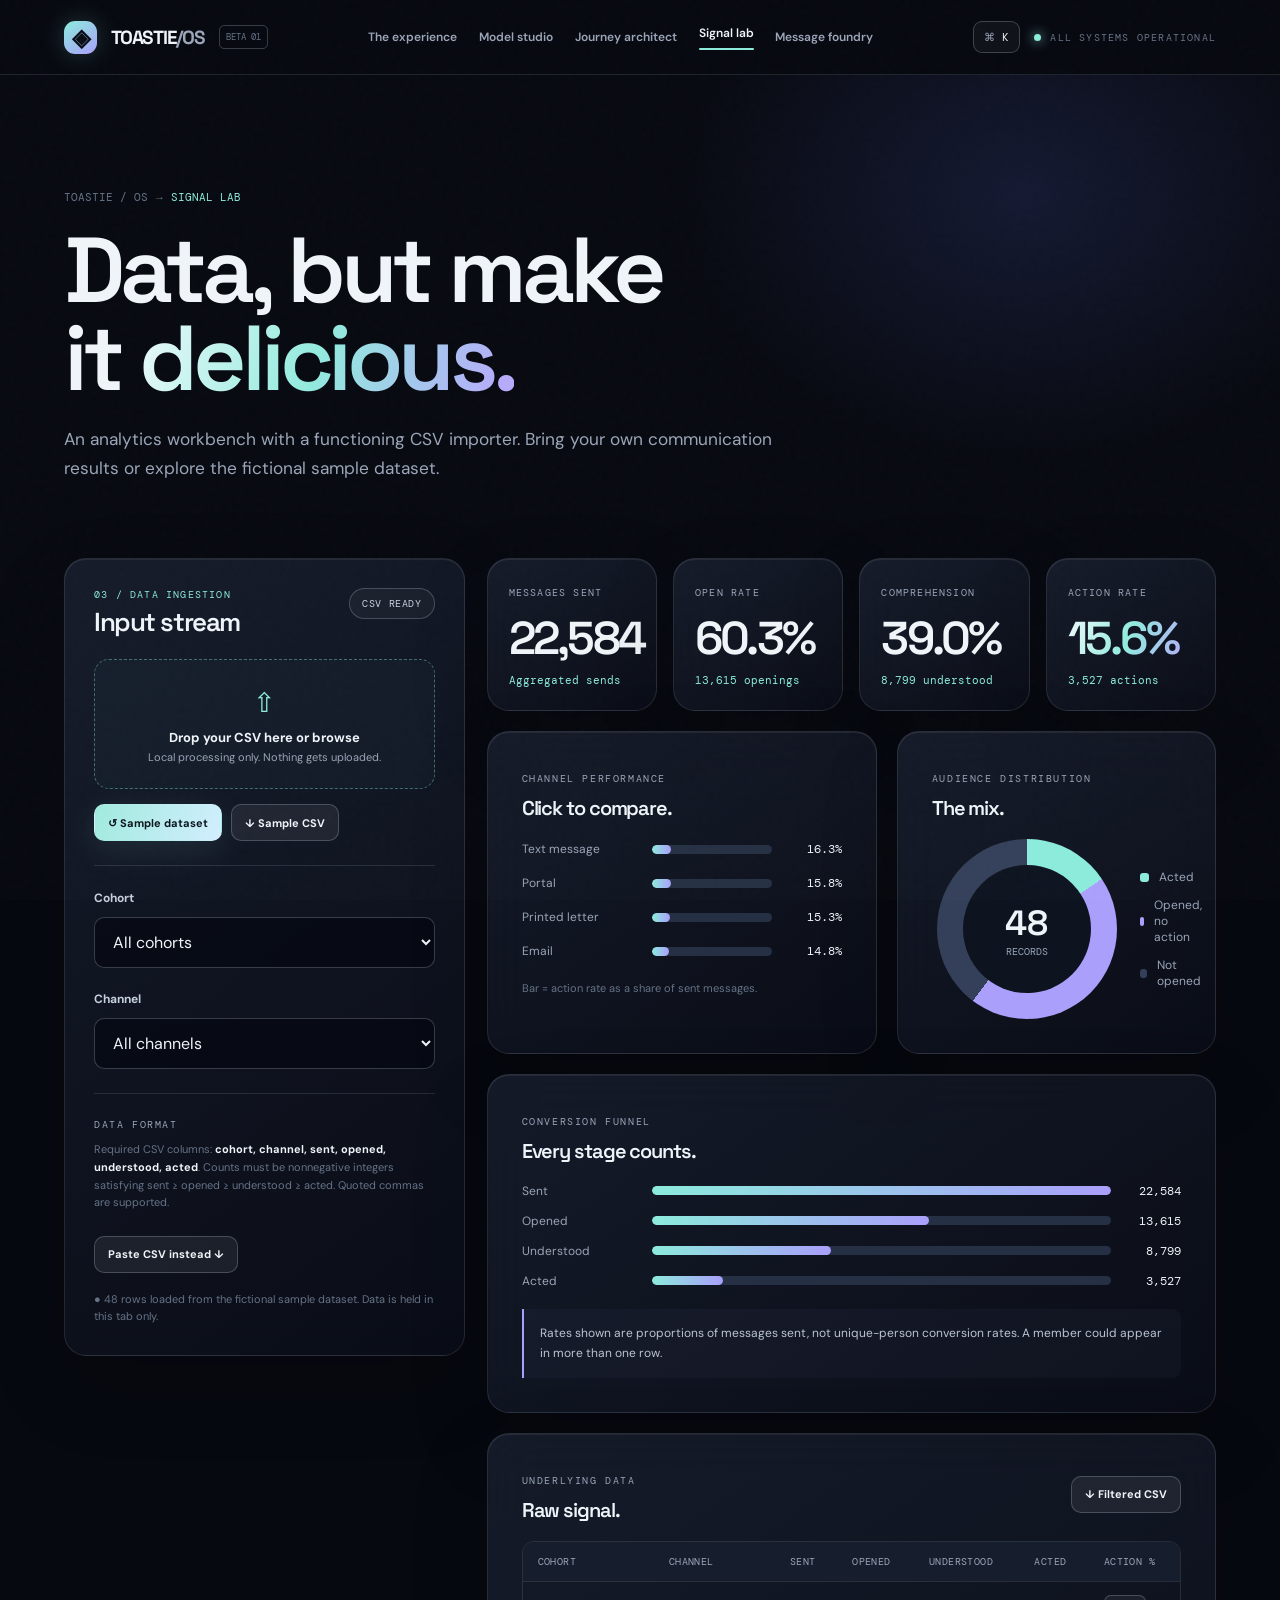
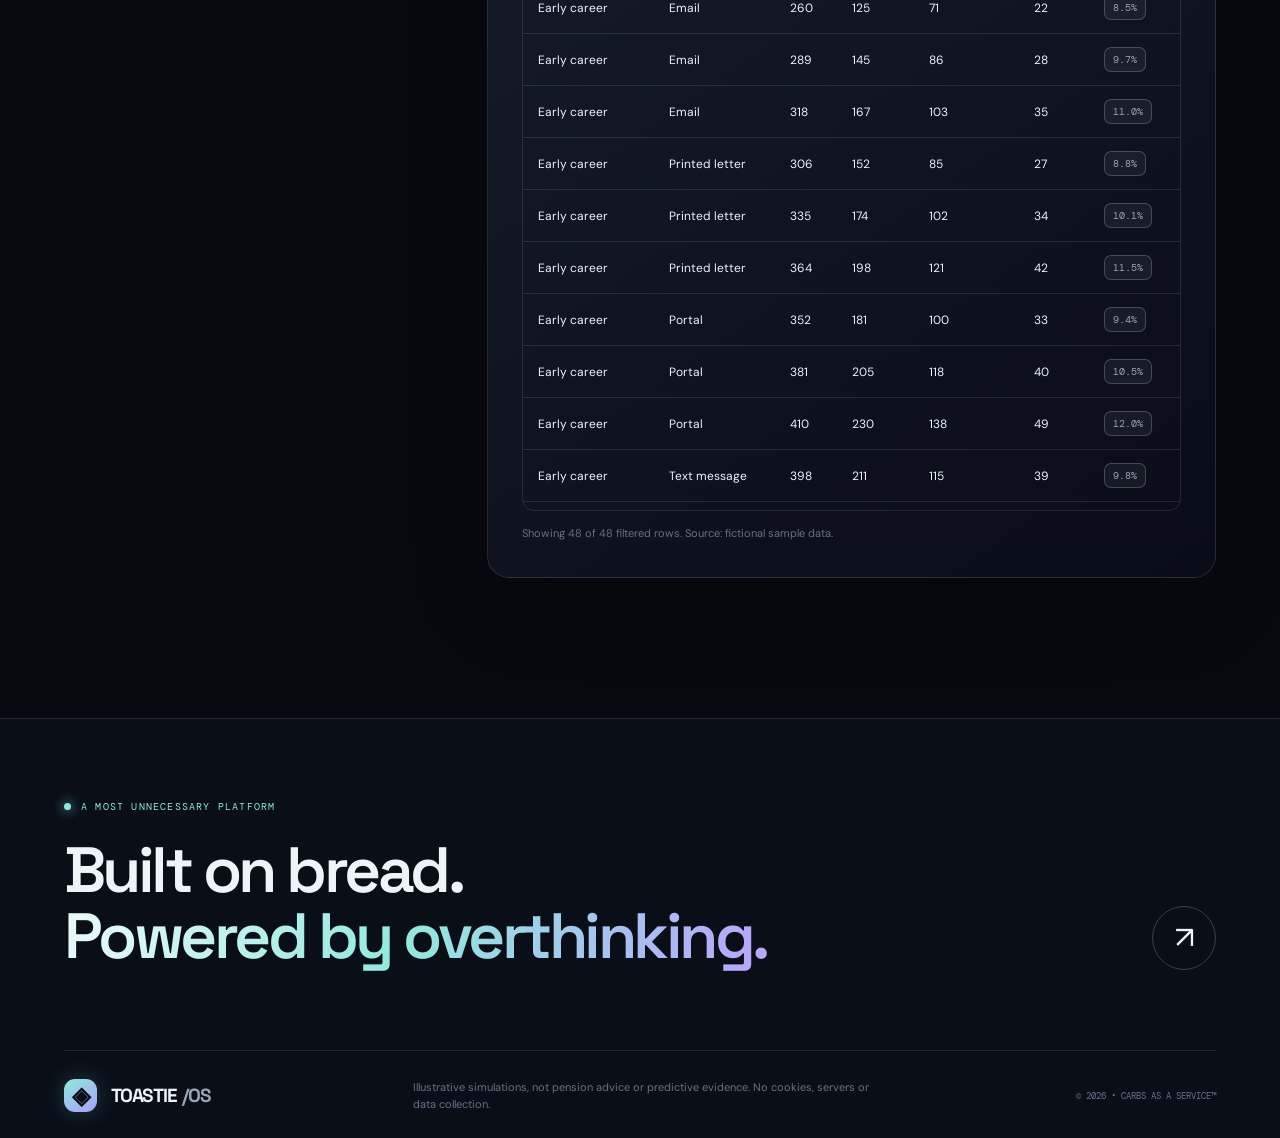
<file: signals.html>
<!doctype html><html lang="en-GB"><head><meta charset="utf-8"><meta name="viewport" content="width=device-width,initial-scale=1,viewport-fit=cover"><meta name="theme-color" content="#070910"><meta name="description" content="Upload, parse, filter and analyse communications outcomes from CSV."><meta property="og:title" content="Signal lab — TOASTIE/OS"><meta property="og:description" content="Upload, parse, filter and analyse communications outcomes from CSV."><link rel="manifest" href="./manifest.webmanifest"><link rel="icon" type="image/svg+xml" href="./assets/img/favicon.svg"><link rel="stylesheet" href="./assets/css/main.css"><title>Signal lab — TOASTIE/OS</title></head><body><a class="skip-link" href="#main">Skip to content</a><div id="nav-slot"></div><main id="main"><header class="page-heading"><div class="container"><div class="bread-crumb"><span>TOASTIE / OS</span><span>→</span><span>SIGNAL LAB</span></div><h1>Data, but make<br>it <span class="gradient-text">delicious.</span></h1><p class="lead">An analytics workbench with a functioning CSV importer. Bring your own communication results or explore the fictional sample dataset.</p></div></header><section class="workspace container"><div class="workspace-grid"><aside class="glass workspace-side"><div class="workspace-head"><div><div class="kicker">03 / DATA INGESTION</div><h2>Input stream</h2></div><span class="pill">CSV READY</span></div><label class="upload-zone" id="drop-zone" for="csv-file"><input type="file" id="csv-file" accept=".csv,text/csv"><span style="font-size:27px;color:var(--cyan)">⇧</span><strong>Drop your CSV here or browse</strong><p>Local processing only. Nothing gets uploaded.</p></label><div class="button-row" style="margin:15px 0 0"><button class="btn sm primary" id="load-demo">↺ Sample dataset</button><button class="btn sm" id="download-demo">↓ Sample CSV</button></div><div class="divider" style="margin:24px 0"></div><div class="control-stack"><div class="field"><label for="filter-cohort">Cohort</label><select class="select-input" id="filter-cohort"><option value="all">All cohorts</option></select></div><div class="field"><label for="filter-channel">Channel</label><select class="select-input" id="filter-channel"><option value="all">All channels</option></select></div></div><div class="divider" style="margin:24px 0"></div><div class="section-label" style="margin-bottom:10px">DATA FORMAT</div><p class="fineprint">Required CSV columns: <b style="color:var(--text)">cohort, channel, sent, opened, understood, acted</b>. Counts must be nonnegative integers satisfying sent ≥ opened ≥ understood ≥ acted. Quoted commas are supported.</p><button class="btn sm" style="margin:13px 0 0" id="paste-toggle" aria-expanded="false">Paste CSV instead ↓</button><div id="paste-panel" hidden><textarea class="textarea-input" id="paste-input" placeholder="cohort,channel,sent,opened,understood,acted" style="margin-top:12px;height:150px"></textarea><button class="btn sm primary" id="parse-paste" style="margin-top:10px">Process pasted data</button></div><div id="csv-feedback" aria-live="polite" class="fineprint" style="margin-top:18px"></div></aside><div class="workspace-main"><div class="four-col"><div class="glass metric"><span class="micro">MESSAGES SENT</span><strong id="signal-sent">—</strong><span class="trend">Aggregated sends</span></div><div class="glass metric"><span class="micro">OPEN RATE</span><strong id="signal-open">—</strong><span class="trend" id="signal-open-n">—</span></div><div class="glass metric"><span class="micro">COMPREHENSION</span><strong id="signal-understood">—</strong><span class="trend" id="signal-understood-n">—</span></div><div class="glass metric"><span class="micro">ACTION RATE</span><strong class="gradient-text" id="signal-acted">—</strong><span class="trend" id="signal-acted-n">—</span></div></div><div class="analytics-grid"><section class="glass panel"><div class="panel-header"><div><span class="section-label">CHANNEL PERFORMANCE</span><h3 style="margin-top:10px">Click to compare.</h3></div></div><div id="signal-channel-bars" class="mini-bars"></div><p class="chart-note" style="margin:19px 0 0">Bar = action rate as a share of sent messages.</p></section><section class="glass panel"><div class="panel-header"><div><span class="section-label">AUDIENCE DISTRIBUTION</span><h3 style="margin-top:10px">The mix.</h3></div></div><div class="donut-flex"><div class="donut" id="signal-donut"><div class="donut-center"><b id="signal-donut-total">—</b><small>RECORDS</small></div></div><div class="donut-legend"><div class="legend-row"><span class="legend-dot" style="--dot:var(--cyan)"></span><span>Acted</span></div><div class="legend-row"><span class="legend-dot" style="--dot:var(--purple)"></span><span>Opened, no action</span></div><div class="legend-row"><span class="legend-dot" style="--dot:#34405a"></span><span>Not opened</span></div></div></div></section></div><section class="glass panel"><div class="panel-header"><div><span class="section-label">CONVERSION FUNNEL</span><h3 style="margin-top:10px">Every stage counts.</h3></div></div><div class="mini-bars" id="signal-funnel"></div><div class="inline-notice" style="margin-top:20px">Rates shown are proportions of messages sent, not unique-person conversion rates. A member could appear in more than one row.</div></section><section class="glass panel"><div class="panel-header"><div><span class="section-label">UNDERLYING DATA</span><h3 style="margin-top:10px">Raw signal.</h3></div><button id="export-filtered" class="btn sm">↓ Filtered CSV</button></div><div class="table-scroll"><table class="data-table"><thead><tr><th>Cohort</th><th>Channel</th><th>Sent</th><th>Opened</th><th>Understood</th><th>Acted</th><th>Action %</th></tr></thead><tbody id="signals-rows"></tbody></table></div><div id="signals-rowcount" class="fineprint" style="margin-top:14px"></div></section></div></div></section></main><div id="footer-slot"></div><script type="module" src="./assets/js/signals.js"></script></body></html>
</file>
<file: style.css>
@import url('https://fonts.googleapis.com/css2?family=DM+Mono:wght@400;500&family=DM+Sans:wght@400;500;600;700&family=Instrument+Serif:ital@0;1&display=swap');
:root{color-scheme:dark;--bg:#03070b;--ink:#eff4ef;--muted:#91a5a7;--dim:#617479;--teal:#b0f7d8;--gold:#f6d0a0;--border:rgba(183,220,217,.18);--glass:rgba(8,18,24,.69);--mono:'DM Mono',ui-monospace,monospace;--sans:'DM Sans',Inter,system-ui,sans-serif;--serif:'Instrument Serif',Georgia,serif}
*{box-sizing:border-box}html{height:100%;background:var(--bg)}body{height:100%;margin:0;color:var(--ink);font-family:var(--sans);overflow:hidden;-webkit-font-smoothing:antialiased}button,input,textarea,select{font:inherit}button{cursor:pointer}button:disabled{opacity:.4;cursor:not-allowed}a{color:inherit}*::selection{background:#c9f2d2;color:#0a1714}button:focus-visible,input:focus-visible,textarea:focus-visible,select:focus-visible{outline:2px solid var(--teal);outline-offset:3px}.skip{position:fixed;top:-50px;left:12px;z-index:9999;background:white;color:black;padding:12px}.skip:focus{top:12px}
#universe{position:fixed;inset:0;width:100%;height:100%;touch-action:none;display:block;background:#020609;cursor:grab}#universe:active{cursor:grabbing}.stage-vignette{pointer-events:none;position:fixed;inset:0;background:radial-gradient(ellipse at 64% 45%,transparent 14%,rgba(2,6,10,.26) 54%,rgba(1,4,8,.88) 113%),linear-gradient(90deg,#020609de 0%,transparent 45%);z-index:1}.grain{pointer-events:none;position:fixed;inset:-30%;z-index:8;opacity:.09;background-image:url('data:image/svg+xml,%3Csvg viewBox=%220 0 180 180%22 xmlns=%22http://www.w3.org/2000/svg%22%3E%3Cfilter id=%22n%22%3E%3CfeTurbulence type=%22fractalNoise%22 baseFrequency=%22.91%22 numOctaves=%223%22 stitchTiles=%22stitch%22/%3E%3C/filter%3E%3Crect width=%22100%25%22 height=%22100%25%22 opacity=%22.85%22 filter=%22url(%23n)%22/%3E%3C/svg%3E');background-size:180px;mix-blend-mode:soft-light}
.intro{position:fixed;inset:0;z-index:45;background:radial-gradient(ellipse at 65% 45%,#12212c91,transparent 42%),linear-gradient(90deg,#03070ce8,#03070cc2 55%,#03070cd1);transition:opacity 1s,visibility 1s;display:flex;align-items:center;padding:8vw;overflow:auto}.intro.hidden{opacity:0;visibility:hidden;pointer-events:none}.intro:before,.intro:after{content:"";position:absolute;top:9%;bottom:9%;width:1px;background:linear-gradient(transparent,#bcecd426,transparent)}.intro:before{left:5%}.intro:after{right:5%}.intro-meta,.intro-bottom{position:absolute;left:8%;right:8%;display:flex;justify-content:space-between;align-items:center;color:#9cb3b7;font:10px var(--mono);letter-spacing:.1em}.intro-meta{top:48px}.intro-meta .hairpin{font-size:17px;color:var(--teal)}.intro-bottom{bottom:40px;font-size:9px}.intro-centre{position:relative;z-index:2;width:min(1100px,100%);margin:0 auto}.intro-eyebrow{font:10px var(--mono);letter-spacing:.16em;color:var(--teal);display:flex;align-items:center;gap:12px}.blip{width:6px;height:6px;background:var(--teal);border-radius:50%;box-shadow:0 0 15px var(--teal);animation:breathe 2s infinite}.intro h1{font-size:clamp(65px,8.5vw,156px);line-height:.92;font-weight:500;letter-spacing:-.095em;margin:30px 0 30px;max-width:1300px}.intro h1 em{font-family:var(--serif);font-weight:400;letter-spacing:-.04em;color:#c7ecd5}.intro p{font-size:clamp(14px,1.15vw,18px);line-height:1.75;color:#acc0c2;max-width:600px}.start-btn{margin-top:27px;border:1px solid #d6f7e4;background:var(--teal);color:#07150e;height:67px;min-width:340px;display:inline-flex;align-items:center;justify-content:space-between;padding:0 14px 0 25px;box-shadow:0 9px 55px #b0f7d81b;font:11px var(--mono);letter-spacing:.12em;transition:transform .3s,box-shadow .3s}.start-btn:hover,.small-cta:hover,.main-cta:hover{transform:translateY(-3px);box-shadow:0 10px 65px #b0f7d82b}.start-arrow{width:40px;height:40px;display:grid;place-items:center;border:1px solid #0a261b36;font-size:25px}
.app{position:fixed;inset:0;z-index:2;opacity:0;transition:opacity 1s}.app.active{opacity:1}.header{position:absolute;top:0;left:0;right:0;height:79px;z-index:20;display:flex;align-items:center;justify-content:space-between;border-bottom:1px solid var(--border);padding:0 30px 0 29px;background:linear-gradient(180deg,#040b0fe8,#050c10ae);backdrop-filter:blur(24px)}.logo{display:flex;align-items:center;gap:18px;background:none;border:0;text-align:left;color:inherit}.logo-glyph{font-size:31px;letter-spacing:-.15em;font-weight:600;white-space:nowrap}.logo-glyph span{font-weight:300;color:var(--teal)}.logo-text{font:8px/1.7 var(--mono);letter-spacing:.12em;color:#9aaeb1}.header-center,.header-right{display:flex;gap:16px;align-items:center;font:9px var(--mono);letter-spacing:.12em}.header-center{color:#b0c3c3}.header-center i{width:1px;height:16px;background:var(--border)}.header-dot{width:5px;height:5px;border-radius:50%;background:#b9f4d6;box-shadow:0 0 14px #9cf6cb}.header-center span:last-child{color:var(--teal)}.header-right{gap:11px}.header-control{background:#0c191dbd;color:#b6cbce;letter-spacing:.08em;font:9px var(--mono);border:1px solid var(--border);min-height:34px;padding:0 13px}.header-control:hover{border-color:#c5f3d578}.phase-chip{border-left:1px solid var(--border);padding-left:18px;margin-left:4px;color:#68878a}.phase-chip b{color:#d3e9e2}
.rail{position:absolute;z-index:15;left:0;top:79px;bottom:0;width:91px;border-right:1px solid var(--border);background:linear-gradient(90deg,#03090bd9,#07101480);display:flex;flex-direction:column;padding-top:32px;align-items:stretch;gap:5px;backdrop-filter:blur(14px)}.rail-button{display:flex;flex-direction:column;gap:10px;align-items:center;justify-content:center;min-height:82px;border:0;background:transparent;color:#6e878a;position:relative;transition:color .3s}.rail-button:before{content:"";position:absolute;left:0;top:15px;bottom:15px;width:2px;background:transparent}.rail-button span{font:18px var(--serif)}.rail-button b{font:7px var(--mono);letter-spacing:.065em;white-space:nowrap}.rail-button:hover{color:#e6fff1}.rail-button.selected{color:var(--teal);background:linear-gradient(90deg,#9deacc19,transparent)}.rail-button.selected:before{background:var(--teal);box-shadow:0 0 17px #9dfbcb}.rail-filler{flex:1}.rail-utility{min-height:78px;margin-bottom:24px}.rail-utility span{font-size:20px}.main{position:absolute;inset:79px 0 0 91px}.view{position:absolute;inset:0;display:block;opacity:0;pointer-events:none;transform:translateY(20px);transition:opacity .65s,transform .8s;overflow:hidden}.view.active{opacity:1;transform:none;pointer-events:auto}.section-label{font:10px var(--mono);letter-spacing:.17em;color:var(--teal);display:flex;align-items:center;gap:17px}.tiny-line{display:inline-block;width:29px;height:1px;background:var(--teal)}.hero-typo{position:absolute;left:clamp(35px,5vw,100px);top:clamp(75px,10vh,132px);max-width:760px;pointer-events:none}.hero-typo h2,.observatory-intro h2{font-size:clamp(55px,6vw,117px);line-height:.97;font-weight:500;letter-spacing:-.08em;margin:26px 0}.hero-typo em,.observatory-intro h2 em,.module-title em,.artefact-copy h2 em,.modal h2 em{font:400 1.08em var(--serif);letter-spacing:-.045em;color:#bee9d4}.hero-description{font-size:clamp(13px,1.1vw,17px);line-height:1.8;color:#a0b5b5;max-width:485px}.field-stats{position:absolute;right:clamp(30px,4vw,80px);top:clamp(90px,12vh,170px);display:flex;flex-direction:column;gap:30px;min-width:175px}.stat-block{display:flex;flex-direction:column;gap:6px;border-left:1px solid #b3ffdb41;padding-left:20px}.stat-block>span,.stat-block small{font:9px var(--mono);letter-spacing:.12em;color:#899d9f}.stat-block b{font-size:clamp(34px,3.4vw,58px);font-weight:500;letter-spacing:-.08em;line-height:1}.stat-block small{color:#597d7b;text-transform:uppercase}.field-cue{position:absolute;right:4.5vw;bottom:142px;display:flex;align-items:center;gap:15px;color:#94acae}.gesture-symbol{font-size:43px;color:var(--teal)}.field-cue span:last-child{font:9px/1.9 var(--mono);letter-spacing:.08em}.hero-bottomline{position:absolute;bottom:42px;left:clamp(35px,5vw,100px);right:clamp(30px,4vw,80px);display:flex;align-items:flex-end;justify-content:space-between;gap:18px}.coordinate{font:10px var(--mono);color:#738c92;letter-spacing:.08em;display:flex;align-items:center;gap:12px}.blink-square{width:6px;height:6px;background:var(--teal)}.main-cta,.small-cta{border:1px solid #d2f8e3;background:#d0f3de;color:#05120e;display:flex;align-items:center;justify-content:space-between;gap:35px;padding:0 15px 0 23px;min-height:61px;font:11px var(--mono);letter-spacing:.075em;transition:transform .3s,box-shadow .3s}.main-cta span,.small-cta span{font-size:26px}
.module-panel{position:absolute;left:clamp(25px,4vw,75px);top:33px;bottom:33px;width:min(470px,calc(100% - 60px));border:1px solid #bad6d021;background:linear-gradient(140deg,#101c21e8,#071116e8 60%,#060d10df);backdrop-filter:blur(34px);box-shadow:0 35px 110px #000a;display:flex;flex-direction:column}.module-panel:before{content:"";position:absolute;inset:0;pointer-events:none;border:1px solid #bde8df07;transform:translate(7px,7px)}.panel-topline,.panel-footer{flex-shrink:0;padding:22px 25px;border-bottom:1px solid var(--border);display:flex;justify-content:space-between;gap:9px;font:9px var(--mono);letter-spacing:.11em;color:#9bb7b8}.panel-topline span:last-child{color:var(--teal)}.panel-scroll{padding:19px 25px 27px;overflow-y:auto;min-height:0;scrollbar-width:thin;scrollbar-color:#465e5e transparent}.module-title{font-size:clamp(38px,3.5vw,59px);font-weight:500;letter-spacing:-.068em;line-height:1.02;margin:6px 0 12px}.module-lead{color:#92a9aa;font-size:12px;line-height:1.75;margin:0 0 23px}.field-label,.parameters-head{display:flex;justify-content:space-between;margin:20px 0 10px;font:9px var(--mono);letter-spacing:.11em;color:#bfd4d0}.input{width:100%;border:1px solid #8daca82e;background:#061016c9;color:#e4f3e9;padding:13px 14px;outline:none;font-size:12px;line-height:1.55;border-radius:0}.input:focus{border-color:#b8f9d095}.message-input{resize:vertical;min-height:130px;font-size:12px}.analysis-readout{display:grid;grid-template-columns:repeat(3,1fr);border:1px solid var(--border);margin-top:12px}.analysis-readout div{padding:12px 10px;display:flex;flex-direction:column;gap:5px}.analysis-readout div+div{border-left:1px solid var(--border)}.analysis-readout span{font:8px var(--mono);letter-spacing:.04em;color:#819c9c}.analysis-readout b{font-size:20px;font-weight:500;letter-spacing:-.07em}.text-link{background:none;border:0;color:var(--teal);font:10px var(--mono);letter-spacing:.08em;margin-top:19px;padding:0;text-align:left;display:flex;flex-direction:column;gap:6px}.text-link span{color:#668183;font-size:9px;letter-spacing:0}.panel-divider{height:1px;background:var(--border);margin:24px 0}.parameters-head{color:var(--teal);margin:0 0 13px}.parameters-head span:last-child{font-size:8px;color:#718c8d}.param-row{display:flex;align-items:center;justify-content:space-between;gap:16px;border-bottom:1px solid #b5d5ce13;padding:10px 0}.param-row>label{max-width:165px;font:9px/1.6 var(--mono);letter-spacing:.045em;color:#adbfbe}.param-row .input{max-width:185px;padding:8px 10px;font-size:11px}.select{appearance:none;background-image:linear-gradient(45deg,transparent 50%,#a4c2b9 50%),linear-gradient(135deg,#a4c2b9 50%,transparent 50%);background-position:calc(100% - 15px) 50%,calc(100% - 10px) 50%;background-size:5px 5px;background-repeat:no-repeat;padding-right:25px!important}.slider-stack{display:flex;align-items:center;gap:8px;width:180px}.slider-stack input{width:130px;accent-color:#b6f2ce}.slider-stack strong{min-width:38px;text-align:right;font:11px var(--mono);font-weight:400;color:var(--teal)}.panel-footer{padding:15px 25px 18px;border-top:1px solid var(--border);border-bottom:0;display:block}.transmit-button{min-height:57px;width:100%;border:1px solid #cef7d9;background:var(--teal);display:flex;align-items:center;justify-content:space-between;color:#06140d;padding:0 16px;font:11px var(--mono);letter-spacing:.06em}.transmit-button span{font-size:24px}.panel-footer p{font:9px/1.5 var(--mono);letter-spacing:0;color:#738c8d;margin:10px 0 0}.right-hud{position:absolute;right:32px;top:40px;font:10px var(--mono);color:#92b2b3;letter-spacing:.1em;display:flex;align-items:center;gap:14px}.right-hud>span:last-child{color:var(--teal)}.hud-cross{color:var(--teal);font-size:22px}.center-announcement{position:absolute;top:48%;left:62%;transform:translate(-50%,-50%) scale(.93);text-align:center;font:12px var(--mono);letter-spacing:.2em;max-width:360px;opacity:0;transition:opacity .5s,transform .5s;pointer-events:none;color:#c5f0da;text-shadow:0 0 28px #a8ffce}.center-announcement.visible{opacity:1;transform:translate(-50%,-50%) scale(1)}
.observatory-intro{position:absolute;left:clamp(28px,4vw,65px);top:40px;width:min(510px,calc(100% - 65px));pointer-events:none}.observatory-intro h2{font-size:clamp(51px,5.8vw,92px);margin:20px 0}.observatory-intro>p:last-of-type{max-width:400px;font-size:13px;line-height:1.7;color:#9eb3b5}.obs-actions{display:flex;gap:12px;flex-wrap:wrap;margin-top:24px;pointer-events:auto}.small-cta{min-height:49px;padding:0 10px 0 17px;font-size:9px;gap:18px}.small-cta span{font-size:19px}.line-button{background:#07171ac7;border:1px solid #b9d1cb53;padding:0 17px;font:9px var(--mono);color:#d0e5e1;letter-spacing:.09em;min-height:49px}.observatory-side{position:absolute;right:26px;top:33px;bottom:66px;width:clamp(300px,28vw,420px);border:1px solid var(--border);background:linear-gradient(150deg,#0b191edd,#040d13e8);backdrop-filter:blur(30px);overflow:auto;scrollbar-width:thin;padding:23px 25px}.results-head{font:9px var(--mono);letter-spacing:.1em;display:flex;justify-content:space-between;gap:10px;padding-bottom:19px;border-bottom:1px solid var(--border);color:#b6d2cd}.results-head span:last-child{color:var(--teal);text-align:right}.main-result{display:flex;flex-direction:column;padding:26px 0;border-bottom:1px solid var(--border)}.main-result>span,.main-result small{font:9px var(--mono);letter-spacing:.11em;color:#9eb8b4}.main-result strong{font-weight:400;font-size:clamp(70px,7vw,120px);line-height:1;letter-spacing:-.1em;padding:11px 0;color:#e9fcf1}.main-result small{color:#799799;letter-spacing:0;line-height:1.4}.result-funnel{display:flex;flex-direction:column;gap:13px;margin:24px 0 30px}.result-funnel>div{display:grid;grid-template-columns:1fr 40px;row-gap:7px;font:9px var(--mono);color:#94afaf;letter-spacing:.06em}.result-funnel b{text-align:right;color:#d6eae4;font-weight:400}.result-funnel i{grid-column:span 2;height:4px;background:#e1fff01a;position:relative;overflow:hidden}.result-funnel em{position:absolute;left:0;top:0;bottom:0;width:0;background:linear-gradient(90deg,#315f64,#b2f6d2);transition:width .7s}.cohort-title,.comparison-label{font:9px var(--mono);letter-spacing:.1em;color:#acc7c3;border-top:1px solid var(--border);padding-top:24px}.cohort-bars{margin:20px 0 24px;display:flex;flex-direction:column;gap:13px}.cohort-row{font:9px var(--mono);color:#9bb6b4}.cohort-row>div:first-child{display:flex;justify-content:space-between;margin-bottom:7px}.cohort-row i{display:block;height:3px;background:#93eec41e;position:relative}.cohort-row em{display:block;height:3px;background:#d5b58b;width:0;transition:width .6s}.comparison-box{border:1px solid #c3edda37;background:#aaf8d208;padding:18px;margin:13px 0}.comparison-label{border:0;padding:0;color:#b7f2d2}.comparison-numbers{display:flex;justify-content:space-between;align-items:center;gap:10px;padding:16px 0 7px}.comparison-numbers span{font:20px var(--mono);color:#bed7d0}.comparison-numbers strong{font-size:38px;letter-spacing:-.07em;font-weight:500;color:var(--teal)}.comparison-box p{font-size:10px;line-height:1.65;color:#8aa6a4;margin:0}.export-buttons{display:flex;flex-wrap:wrap;gap:8px}.export-buttons button{background:#0b222387;border:1px solid var(--border);padding:10px;color:#aac9be;font:8px var(--mono);letter-spacing:.05em}.export-buttons button:hover{border-color:#9de9c1}.playback-strip{position:absolute;bottom:26px;left:clamp(28px,4vw,65px);right:calc(clamp(300px,28vw,420px) + 48px);display:flex;align-items:center;gap:18px;color:#a5c2bf;font:9px var(--mono);letter-spacing:.09em}.playback-track{flex:1;height:2px;background:#b2f4d431}.playback-track span{display:block;width:0;height:100%;background:var(--teal);box-shadow:0 0 14px var(--teal)}
.artefact-screen{position:absolute;inset:0}.reveal-top,.artefact-bottom{position:absolute;left:clamp(28px,4vw,72px);right:clamp(28px,4vw,72px);display:flex;justify-content:space-between;gap:15px;color:#bccfca;font:9px var(--mono);letter-spacing:.13em;z-index:2}.reveal-top{top:36px}.artefact-bottom{bottom:35px}.artefact-copy{position:absolute;left:clamp(28px,5vw,90px);top:50%;transform:translateY(-50%);z-index:3;width:min(700px,65%)}.reveal-index{color:var(--teal);font:10px/1.7 var(--mono);letter-spacing:.12em;max-width:430px}.artefact-copy h2{font-size:clamp(73px,10vw,170px);line-height:.88;letter-spacing:-.095em;margin:23px 0;font-weight:500}.artefact-copy p{max-width:490px;color:#bed1cf;font-size:clamp(14px,1.25vw,18px);line-height:1.65}.declassify-btn{margin-top:25px;min-height:58px;background:#d0f5dc;border:0;color:#06150d;padding:0 17px 0 21px;display:flex;align-items:center;justify-content:space-between;gap:22px;font:10px var(--mono);letter-spacing:.1em}.declassify-btn span{font-size:25px}.artefact-image{position:absolute;right:0;top:0;bottom:0;width:72%;background-image:url('assets/artefact.webp');background-size:cover;background-position:62% 52%;mask-image:linear-gradient(to right,transparent 0%,black 38%);-webkit-mask-image:linear-gradient(to right,transparent 0%,black 38%);filter:grayscale(1) blur(22px);opacity:.06;transform:scale(1.15);transition:filter 2.6s,opacity 2s,transform 2.6s}.artefact-image.visible{filter:grayscale(0) blur(0);opacity:1;transform:scale(1)}.artefact-screen:after{content:"";position:absolute;inset:0;background:linear-gradient(90deg,#03070af5,#04080ab8 42%,transparent 86%),linear-gradient(0deg,#020609b6,transparent 28%,#02060979);pointer-events:none}.reveal-epilogue{position:absolute;left:50%;bottom:86px;transform:translateX(-50%) translateY(20px);text-align:center;max-width:640px;width:90%;opacity:0;pointer-events:none;transition:opacity 1s,transform 1s;z-index:4}.reveal-epilogue.visible{opacity:1;transform:translateX(-50%);pointer-events:auto}.reveal-epilogue>span{font:9px var(--mono);letter-spacing:.13em;color:var(--teal)}.reveal-epilogue p{font:italic clamp(20px,2.8vw,43px)/1.1 var(--serif);margin:14px 0}.reveal-epilogue div{display:flex;justify-content:center;flex-wrap:wrap;gap:10px}.reveal-epilogue button{border:1px solid #e6e7d650;background:#091318aa;color:#ecf3e9;font:9px var(--mono);letter-spacing:.06em;padding:11px}
.inspector{position:absolute;bottom:25px;right:25px;width:300px;z-index:15;background:#08151bee;border:1px solid #aeead543;backdrop-filter:blur(30px);box-shadow:0 20px 100px #0008;opacity:0;transform:translateY(25px);pointer-events:none;transition:transform .45s,opacity .45s}.inspector.open{opacity:1;transform:none;pointer-events:auto}.inspector-head{padding:12px 16px;border-bottom:1px solid var(--border);display:flex;justify-content:space-between;align-items:center;font:9px var(--mono);color:#a1d6bb}.inspector-head button,.modal-head button{border:0;background:none;color:white;font-size:23px}.inspector-content{padding:20px}.inspector-avatar{width:50px;height:50px;border-radius:50%;border:1px solid #c0f7dd7e;display:grid;place-items:center;background:radial-gradient(circle,#a4f7cf46,transparent);font-size:25px;color:#b5f5d4}.inspector h3{font:italic 31px var(--serif);margin:14px 0 8px}.inspector p{color:#a0b8b8;font-size:12px;line-height:1.6}.inspect-grid{border-top:1px solid var(--border);padding:13px 0;display:grid;grid-template-columns:90px 1fr;gap:11px;align-items:start}.inspect-grid span{font:9px var(--mono);color:#718f8e}.inspect-grid b{font-size:11px;font-weight:500;color:#d1efe1}.inspector small{font-size:9px;color:#6f8788}.notice{position:absolute;bottom:29px;left:50%;transform:translate(-50%,15px);z-index:40;opacity:0;pointer-events:none;transition:opacity .3s,transform .3s;background:#c7f7dc;color:#06150c;padding:15px 20px;font:10px var(--mono);letter-spacing:.06em;text-align:center;white-space:nowrap}.notice.open{opacity:1;transform:translate(-50%,0)}.modal{position:fixed;inset:0;z-index:50;display:grid;place-items:center}.modal[hidden]{display:none}.modal-scrim{position:absolute;inset:0;background:#020609d9;backdrop-filter:blur(13px)}.modal-card{position:relative;max-height:85vh;overflow:auto;width:min(750px,calc(100% - 40px));background:#0b1a20;border:1px solid #bfe6d13b;padding:38px;box-shadow:0 40px 100px #000a}.modal-head{display:flex;align-items:center;justify-content:space-between;font:10px var(--mono);letter-spacing:.12em;color:var(--teal)}.modal h2{font-size:clamp(48px,6vw,80px);line-height:.95;letter-spacing:-.08em;font-weight:500;margin:32px 0 20px}.modal-card>p{font-size:14px;line-height:1.7;color:#b7cbc8}.modal-grid{display:grid;grid-template-columns:1fr 1fr;gap:25px;margin:34px 0;border-top:1px solid var(--border);padding-top:23px}.modal-grid div{display:flex;flex-direction:column;gap:10px}.modal-grid b{font:10px var(--mono);color:#bcebd2}.modal-grid span{font-size:12px;line-height:1.7;color:#95aaa8}.command-card{position:relative;width:min(530px,calc(100% - 36px));background:#09171b;border:1px solid #b4edcd52;padding:20px;box-shadow:0 40px 120px #000c}.command-card input{background:transparent;border:0;border-bottom:1px solid var(--border);padding:15px 0 25px;color:white;outline:0;font-size:24px;width:100%}.command-card>span{font:9px var(--mono);color:#617e7c;letter-spacing:.06em}.command-item{display:flex;align-items:center;justify-content:space-between;width:100%;padding:17px 4px;background:none;color:#c9e6d8;border:0;border-bottom:1px solid var(--border);text-align:left;font-size:13px}.command-item:hover{color:var(--teal);background:#a9f4d10b}.command-item span{font:10px var(--mono);color:#6f9f92}
@keyframes breathe{50%{opacity:.25;transform:scale(1.6)}}@media(max-width:1250px){.header-center{display:none}.hero-typo h2{font-size:clamp(58px,6.8vw,92px)}.field-stats{top:auto;bottom:160px;flex-direction:row;gap:20px}.stat-block b{font-size:38px}.field-cue{display:none}.observatory-intro{max-width:380px}.observatory-intro h2{font-size:65px}}@media(max-width:1000px){.observatory-intro{width:330px}.observatory-side{width:320px;padding:20px;right:15px}.playback-strip{right:360px}.field-stats{bottom:154px}.header{padding:0 17px}.logo-text{display:none}.phase-chip{display:none}}
@media(max-width:760px){.intro{padding:25px;align-items:center}.intro-meta,.intro-bottom{left:25px;right:25px;font-size:8px}.intro-meta span:last-child,.intro-bottom span:last-child{display:none}.intro:before,.intro:after{display:none}.intro h1{font-size:clamp(53px,12.3vw,92px);margin:22px 0 22px}.intro p{font-size:13px}.intro-eyebrow{font-size:8px;line-height:1.8}.start-btn{min-width:min(340px,100%);margin-top:18px}.header{height:58px;padding:0 16px}.logo-glyph{font-size:24px}.header-right{gap:7px}.header-control{min-height:32px;padding:0 10px}.header-control span{display:none}.rail{top:auto;bottom:0;height:70px;width:100%;left:0;right:0;flex-direction:row;align-items:center;padding:0 5px;gap:0;background:#061017ed;border-top:1px solid var(--border);border-right:0;backdrop-filter:blur(22px)}.rail-button{flex:1;height:68px;min-height:0;gap:5px}.rail-button:before{left:15px;right:15px;top:0;bottom:auto;height:2px;width:auto}.rail-button span{font-size:17px}.rail-button b{font-size:7px}.rail-filler,.rail-utility{display:none}.main{inset:58px 0 70px}.hero-typo{top:clamp(36px,7vh,70px);left:24px;right:24px}.hero-typo h2{font-size:clamp(49px,9.3vw,85px);line-height:.95;margin:17px 0}.hero-description{font-size:12px;line-height:1.65;max-width:365px}.section-label{font-size:8px}.field-stats{left:25px;right:25px;bottom:123px;gap:0;justify-content:space-between}.stat-block{padding-left:11px;gap:4px}.stat-block span,.stat-block small{font-size:7px}.stat-block b{font-size:clamp(24px,6vw,38px)}.hero-bottomline{left:24px;right:24px;bottom:23px}.coordinate{display:none}.main-cta{width:100%;min-height:53px;font-size:10px}.module-panel{left:10px;top:11px;bottom:11px;width:min(420px,calc(100% - 20px));max-width:none;background:#09171deb;backdrop-filter:blur(24px)}.panel-topline{padding:14px 18px}.panel-scroll{padding:10px 18px 18px}.module-title{font-size:44px}.module-lead{font-size:11px}.panel-footer{padding:10px 18px}.right-hud{display:none}.center-announcement{left:50%;top:48%;font-size:9px}.observatory-intro{left:22px;right:22px;top:16px;max-width:none;width:auto}.observatory-intro h2{font-size:clamp(43px,9vw,68px);margin:10px 0}.observatory-intro>p:last-of-type{font-size:11px;line-height:1.45;max-width:400px;margin:0}.obs-actions{margin-top:10px;gap:6px}.small-cta,.line-button{min-height:36px;padding:0 9px;font-size:8px;gap:10px}.small-cta span{font-size:15px}.observatory-side{top:clamp(235px,39vh,315px);left:12px;right:12px;bottom:42px;width:auto;padding:15px 20px;backdrop-filter:blur(21px)}.main-result{padding:15px 0}.main-result strong{font-size:62px}.result-funnel{margin:15px 0}.playback-strip{left:15px;right:15px;bottom:14px;font-size:8px}.artefact-copy{left:25px;top:37%;width:calc(100% - 50px)}.artefact-copy h2{font-size:clamp(73px,14vw,112px)}.reveal-index{max-width:280px;font-size:8px}.artefact-copy p{max-width:340px;font-size:13px}.artefact-image{width:100%;background-position:65% center;mask-image:none;-webkit-mask-image:none}.artefact-screen:after{background:linear-gradient(0deg,#04080aee,#04080a85 58%,#020407da),linear-gradient(90deg,#020507cf,transparent)}.reveal-top,.artefact-bottom{left:25px;right:25px;font-size:7px}.reveal-top{top:18px}.artefact-bottom{bottom:18px}.reveal-top span:last-child,.artefact-bottom span:last-child{display:none}.reveal-epilogue{bottom:25px}.reveal-epilogue p{font-size:25px}.inspector{right:12px;left:12px;width:auto;bottom:12px;max-height:65vh;overflow:auto}.modal-card{padding:24px}.modal-grid{grid-template-columns:1fr 1fr;gap:15px}.modal-grid span{font-size:11px}.notice{white-space:normal;width:min(330px,90%);font-size:9px;bottom:80px}.stage-vignette{background:radial-gradient(ellipse at 55% 48%,transparent,#01040777 80%),linear-gradient(180deg,#02070aaa,transparent 55%,#02060a88)}}
@media(max-width:390px){.hero-typo h2{font-size:45px}.hero-description{font-size:11px}.module-panel{left:7px;width:calc(100% - 14px)}.module-title{font-size:40px}.param-row>label{font-size:8px}.param-row .input{max-width:170px}.rail-button b{font-size:6px}.observatory-side{top:225px}.observatory-intro h2{font-size:46px}.obs-actions{gap:4px}.small-cta,.line-button{font-size:7px}.intro h1{font-size:51px}.artefact-copy h2{font-size:65px}}
@media(prefers-reduced-motion:reduce){*,*:before,*:after{animation-duration:.01ms!important;transition-duration:.01ms!important;scroll-behavior:auto!important}}
.view,.view.active{pointer-events:none}.view button,.view input,.view textarea,.view select,.view a,.view .module-panel,.view .observatory-side,.view .playback-track,.view .export-buttons,.view .obs-actions{pointer-events:auto}.view .module-panel,.view .observatory-side{touch-action:pan-y}.view .playback-track{cursor:ew-resize;touch-action:none}.view .hero-typo,.view .field-stats,.view .field-cue,.view .observatory-intro>p,.view .observatory-intro>h2,.view .artefact-copy>h2,.view .artefact-copy>p{pointer-events:none}
.view:not(.active),.view:not(.active) *{pointer-events:none!important}
/* Hit testing is intentionally transparent across the HUD so the actual spatial world is draggable. */
.app,.main{pointer-events:none}.header,.rail,.modal:not([hidden]),.inspector.open{pointer-events:auto}
.view{visibility:hidden;transition:opacity .35s ease,transform .42s ease,visibility 0s .42s}.view.active{visibility:visible;transition:opacity .35s ease,transform .42s ease,visibility 0s}
</file>
<file: assets/css/main.css>
@import url('https://fonts.googleapis.com/css2?family=DM+Mono:wght@400;500&family=DM+Sans:wght@400;500;600;700&family=Space+Grotesk:wght@400;500;600;700&display=swap');
:root{color-scheme:dark;--bg:#070910;--bg2:#0b101a;--panel:#101622;--panel-2:#151b28;--glass:rgba(19,25,40,.63);--glass-hover:rgba(27,34,51,.88);--line:rgba(224,239,255,.115);--line2:rgba(224,239,255,.22);--text:#eff4f9;--muted:#9aa5b8;--faint:#667387;--cyan:#8cebdc;--purple:#aa9ffb;--orange:#f4b27f;--pink:#f09dc6;--font:'DM Sans',sans-serif;--display:'Space Grotesk',sans-serif;--mono:'DM Mono',monospace;--ease:cubic-bezier(.2, .8, .2, 1);--side:clamp(20px,5vw,86px);--nav-h:75px}
*{box-sizing:border-box}html{scroll-behavior:smooth;scroll-padding-top:85px}body{margin:0;min-width:300px;font-family:var(--font);background:var(--bg);color:var(--text);-webkit-font-smoothing:antialiased}body::before{content:'';pointer-events:none;position:fixed;inset:0;z-index:1000;opacity:.05;background-image:url("data:image/svg+xml,%3Csvg viewBox='0 0 180 180' xmlns='http://www.w3.org/2000/svg'%3E%3Cfilter id='n'%3E%3CfeTurbulence type='fractalNoise' baseFrequency='.85' numOctaves='3' stitchTiles='stitch'/%3E%3C/filter%3E%3Crect width='100%25' height='100%25' filter='url(%23n)' opacity='.32'/%3E%3C/svg%3E");mix-blend-mode:screen}
body.nav-open{overflow:hidden}a{color:inherit;text-decoration:none}button,input,select,textarea{font:inherit}button{cursor:pointer}button:disabled{cursor:not-allowed;opacity:.5}button,select,input,textarea{accent-color:var(--cyan)}:focus-visible{outline:2px solid var(--cyan);outline-offset:4px}::selection{background:var(--cyan);color:#0b111a}.skip-link{position:absolute;left:15px;top:-80px;z-index:1000;background:var(--cyan);color:var(--bg);padding:12px 18px}.skip-link:focus{top:10px}.site-nav{height:var(--nav-h);padding:0 var(--side);display:flex;align-items:center;justify-content:space-between;gap:30px;position:sticky;top:0;z-index:500;background:rgba(7,9,16,.73);border-bottom:1px solid var(--line);-webkit-backdrop-filter:blur(28px) saturate(1.4);backdrop-filter:blur(28px) saturate(1.4)}.brand{display:flex;align-items:center;gap:6px;letter-spacing:-.065em;font-family:var(--display);font-size:19px;font-weight:700;white-space:nowrap}.brand-symbol{width:33px;height:33px;background:linear-gradient(145deg,var(--cyan),var(--purple));color:#090d15;display:grid;place-items:center;border-radius:11px;margin-right:8px;box-shadow:0 0 24px #8cebdc34}.brand-symbol span{font-size:24px;font-family:var(--display)}.brand-muted{color:var(--muted)}.brand-version{font:9px var(--mono);letter-spacing:.01em;color:var(--faint);border:1px solid var(--line2);border-radius:5px;padding:5px 6px;margin-left:8px}.desktop-links{display:flex;align-items:center;gap:clamp(12px,1.7vw,32px);margin-inline:auto}.desktop-links a{font-size:12px;font-weight:600;color:var(--muted);transition:color .2s;white-space:nowrap}.desktop-links a:hover,.desktop-links a[aria-current=page]{color:var(--text)}.desktop-links a[aria-current=page]::after{content:'';display:block;height:2px;background:var(--cyan);border-radius:8px;margin-top:7px}.nav-end{display:flex;align-items:center;gap:14px}.nav-status,.eyebrow,.kicker,.micro{font:10px var(--mono);letter-spacing:.12em;text-transform:uppercase}.nav-status{color:var(--faint);white-space:nowrap}.status-dot,.led{width:7px;height:7px;border-radius:50%;background:var(--cyan);display:inline-block;margin-right:9px;box-shadow:0 0 12px var(--cyan)}.menu-toggle{display:none;background:var(--glass);border:1px solid var(--line);width:45px;height:42px;border-radius:12px;align-items:center;justify-content:center;flex-direction:column;gap:6px}.menu-toggle span{width:18px;height:1.5px;background:var(--text);transition:transform .2s}.nav-open .menu-toggle span:first-child{transform:translateY(3.75px) rotate(45deg)}.nav-open .menu-toggle span:last-child{transform:translateY(-3.75px) rotate(-45deg)}.mobile-nav{display:none}.reading-track{position:fixed;top:var(--nav-h);left:0;right:0;z-index:501;height:2px;pointer-events:none}.reading-progress{height:100%;transform-origin:left;transform:scaleX(0);background:linear-gradient(90deg,var(--cyan),var(--purple),var(--pink))}
.container{width:min(100% - var(--side)*2,1500px);margin-inline:auto}.full-bleed{position:relative;overflow:hidden}.grid-glow{background-image:linear-gradient(rgba(255,255,255,.024) 1px,transparent 1px),linear-gradient(90deg,rgba(255,255,255,.024) 1px,transparent 1px);background-size:66px 66px;mask-image:linear-gradient(to bottom,transparent,#000 10%,#000 70%,transparent)}.ambient{position:absolute;inset:0;overflow:hidden;pointer-events:none;z-index:0}.ambient::before,.ambient::after{content:'';position:absolute;filter:blur(85px);border-radius:50%;opacity:.38;transform:translateZ(0)}.ambient::before{background:#4155c3;width:40vw;height:35vw;min-width:300px;left:-16%;top:8%}.ambient::after{background:#227a75;width:40vw;height:39vw;min-width:330px;right:-15%;bottom:0}.eyebrow{display:inline-flex;align-items:center;color:var(--cyan);gap:6px}.eyebrow .led{margin-right:4px}.section-label{color:var(--muted);font:10px var(--mono);letter-spacing:.16em;text-transform:uppercase}.kicker{color:var(--cyan)}.mono{font-family:var(--mono)}.gradient-text{background:linear-gradient(110deg,#eefafb 0%,#91eadd 48%,#b5a9fa 95%);color:transparent;background-clip:text;-webkit-background-clip:text}.gradient-warm{background:linear-gradient(110deg,#f3b17f,#f0a1c3);color:transparent;background-clip:text;-webkit-background-clip:text}h1,h2,h3,h4,p{margin-top:0}h1,h2,h3,h4{font-family:var(--display);letter-spacing:-.055em}h1{font-size:clamp(58px,8.3vw,142px);line-height:.95;font-weight:600}h2{font-size:clamp(42px,5.4vw,86px);line-height:1.03;font-weight:600}h3{font-size:clamp(22px,2.5vw,38px);line-height:1.13;font-weight:600}.lead{color:var(--muted);font-size:clamp(16px,1.35vw,20px);line-height:1.65;max-width:690px}.fineprint{color:var(--faint);font-size:11px;line-height:1.6}.pill,.badge{border:1px solid var(--line2);color:#c9d2df;background:rgba(255,255,255,.035);padding:8px 12px;border-radius:99px;font:10px var(--mono);letter-spacing:.06em;white-space:nowrap}.btn{display:inline-flex;justify-content:center;align-items:center;gap:12px;border:1px solid var(--line2);color:var(--text);background:rgba(255,255,255,.065);border-radius:12px;padding:15px 19px;min-height:49px;font-weight:700;font-size:13px;transition:transform .25s var(--ease),background .25s,border-color .25s;position:relative;overflow:hidden;white-space:nowrap}.btn:hover{transform:translateY(-2px);border-color:#7c8c9f;background:rgba(255,255,255,.12)}.btn.primary{background:linear-gradient(115deg,#9feadd,#d3eeff);color:#0a151d;border-color:transparent;box-shadow:0 8px 35px #8cebdc1d}.btn.primary:hover{background:linear-gradient(115deg,#d6fffc,#eefbff)}.btn.ghost{background:transparent}.btn.sm{padding:9px 13px;font-size:11px;min-height:37px;border-radius:10px}.btn.full{width:100%}.btn .arrow{font-size:18px;font-weight:400}.glass{border:1px solid var(--line);background:linear-gradient(145deg,rgba(27,34,51,.73),rgba(11,15,26,.7));-webkit-backdrop-filter:blur(24px);backdrop-filter:blur(24px);border-radius:22px;box-shadow:inset 0 1px 0 rgba(255,255,255,.07),0 30px 80px rgba(0,0,0,.16)}.glass-inner{background:rgba(255,255,255,.026);border:1px solid var(--line);border-radius:14px}.glass.highlight{box-shadow:0 0 0 1px #8cebdc24,inset 0 1px #ffffff1a,0 20px 90px #46bcae13}.surface{background:#0e1420;border:1px solid var(--line);border-radius:18px}.divider{height:1px;background:var(--line)}.reveal{opacity:0;transform:translateY(22px);transition:opacity .8s var(--ease),transform .8s var(--ease)}.reveal.in-view{opacity:1;transform:translateY(0)}.rule{display:flex;align-items:center;gap:14px}.rule::after{content:'';height:1px;flex:1;background:var(--line)}.section-intro{max-width:790px}.section-intro h2{margin:18px 0 22px}.section-pad{padding-block:clamp(80px,10vw,160px)}.two-col{display:grid;grid-template-columns:1fr 1fr;gap:20px}.three-col{display:grid;grid-template-columns:repeat(3,1fr);gap:20px}.four-col{display:grid;grid-template-columns:repeat(4,1fr);gap:16px}
/* pages + forms */
.page-heading{position:relative;padding:clamp(74px,9vw,138px) 0 58px;overflow:hidden}.page-heading::before{content:'';position:absolute;right:-9%;top:-35%;width:58vw;height:45vw;background:radial-gradient(ellipse,#3f4b9f3b,transparent 65%);pointer-events:none}.page-heading h1{font-size:clamp(58px,7.2vw,108px);max-width:1050px;margin:23px 0}.page-heading .lead{max-width:720px}.page-heading .bread-crumb{display:flex;gap:8px;font:11px var(--mono);color:var(--faint)}.page-heading .bread-crumb span:last-child{color:var(--cyan)}.workspace{padding-bottom:140px}.workspace-grid{display:grid;grid-template-columns:minmax(310px,.78fr) minmax(0,1.42fr);gap:22px;align-items:start}.workspace-side{padding:29px;position:sticky;top:calc(var(--nav-h) + 24px)}.workspace-main{display:grid;gap:20px;min-width:0}.workspace-head{display:flex;align-items:flex-start;justify-content:space-between;gap:15px;margin-bottom:24px}.workspace-head h2{font-size:26px;margin:8px 0 0}.panel{padding:clamp(20px,3vw,34px)}.panel-header{display:flex;align-items:center;gap:13px;justify-content:space-between;margin-bottom:20px}.panel-header h3{font-size:20px;margin:0}.panel-header small{font:10px var(--mono);color:var(--muted)}.control-stack{display:grid;gap:23px}.field{display:grid;gap:11px}.field label,.field>label,.field-title{font-size:12px;font-weight:700;color:#c6d0dc;display:flex;justify-content:space-between;gap:10px}.field label output,.field output{font:12px var(--mono);color:var(--cyan)}.field small{font-size:11px;line-height:1.45;color:var(--faint)}.text-input,.select-input,.textarea-input{width:100%;border:1px solid var(--line2);border-radius:10px;background:rgba(5,9,17,.65);color:var(--text);padding:13px 14px;min-height:46px;outline:none}.text-input:focus,.select-input:focus,.textarea-input:focus{border-color:var(--cyan)}.select-input option{background:#101622}.textarea-input{resize:vertical;min-height:100px;line-height:1.6}.range{width:100%;height:6px;appearance:none;border-radius:99px;background:linear-gradient(90deg,var(--cyan) 0,var(--cyan) var(--range-p,50%),#263146 var(--range-p,50%),#263146 100%);cursor:pointer;margin:12px 0 6px;touch-action:pan-y}.range::-webkit-slider-thumb{appearance:none;height:20px;width:20px;background:#e3fffb;border:4px solid #72c8bc;border-radius:50%;box-shadow:0 0 0 4px #8cebdc12}.range::-moz-range-thumb{height:14px;width:14px;background:#e3fffb;border:4px solid #72c8bc;border-radius:50%}.button-row{display:flex;flex-wrap:wrap;gap:9px}.metric{padding:21px;min-width:0}.metric .micro{color:var(--muted)}.metric strong{display:block;font:600 clamp(30px,3.6vw,49px)/1 var(--display);letter-spacing:-.06em;margin:14px 0 7px}.metric p{font-size:11px;color:var(--faint);margin:0;line-height:1.4}.metric .trend{font:11px var(--mono);color:var(--cyan)}.chart-shell{position:relative}.chart-svg{width:100%;height:auto;display:block;overflow:visible}.chart-axis{display:flex;justify-content:space-between;color:var(--faint);font:10px var(--mono);gap:8px;margin-top:-3px}.mini-bars{display:grid;gap:14px}.mini-bar{display:grid;grid-template-columns:115px 1fr 55px;gap:15px;align-items:center;font-size:12px}.mini-bar>span:first-child{color:var(--muted)}.mini-bar-track{height:9px;border-radius:10px;background:#253044;overflow:hidden}.mini-bar-track>span{display:block;height:100%;border-radius:10px;background:linear-gradient(90deg,var(--cyan),var(--purple));transition:width .5s var(--ease)}.mini-bar b{text-align:right;font:12px var(--mono)}.table-scroll{overflow-x:auto;border-radius:12px;border:1px solid var(--line)}table.data-table{width:100%;border-collapse:collapse;font-size:12px;text-align:left;white-space:nowrap}table.data-table th{background:#161e2d;color:var(--muted);font:10px var(--mono);letter-spacing:.04em;text-transform:uppercase}table.data-table th,table.data-table td{padding:13px 15px;border-bottom:1px solid var(--line)}table.data-table tr:last-child td{border:0}table.data-table tbody tr:hover{background:#ffffff07}.data-table td b{font-weight:600}.tag{display:inline-flex;align-items:center;border:1px solid var(--line2);background:rgba(255,255,255,.05);border-radius:7px;padding:5px 8px;color:var(--muted);font:10px var(--mono)}.tag.good{color:var(--cyan);border-color:#8cebdc35;background:#8cebdc08}.tag.purple{color:var(--purple);border-color:#aa9ffb35;background:#aa9ffb08}.tag.warm{color:var(--orange);border-color:#f4b27f35;background:#f4b27f08}.button-tab{padding:9px 12px;border-radius:9px;background:transparent;border:1px solid transparent;color:var(--muted);font-size:12px}.button-tab[aria-pressed=true]{background:#ffffff12;border-color:var(--line2);color:var(--text)}.chart-note{font-size:11px;color:var(--faint);line-height:1.55}.empty-state{padding:26px;text-align:center;color:var(--muted);border:1px dashed var(--line2);border-radius:14px}.inline-notice{border-left:2px solid var(--purple);background:#aa9ffb09;padding:14px 16px;font-size:12px;color:#bac4d1;line-height:1.7;border-radius:0 9px 9px 0}
/* homepage */
.hero{min-height:min(940px,calc(100svh - var(--nav-h)));position:relative;display:flex;align-items:center;overflow:hidden;border-bottom:1px solid var(--line);padding:90px 0 80px}.hero .ambient::before{left:8%;top:35%;background:#474f9b}.hero .ambient::after{right:-7%;top:8%;background:#245f72}.hero-wrap{display:grid;grid-template-columns:1.08fr .92fr;gap:10px;align-items:center;position:relative;z-index:2}.hero-content{position:relative;z-index:4}.hero h1{font-size:clamp(58px,7.3vw,124px);letter-spacing:-.077em;max-width:850px;margin:27px 0 31px}.hero h1 .last{display:block}.hero .lead{max-width:550px}.hero-actions{display:flex;gap:10px;flex-wrap:wrap;margin-top:33px}.hero-visual{position:relative;height:min(60vw,660px);min-height:430px;display:grid;place-items:center;isolation:isolate}.hero-visual::before{content:'';width:95%;aspect-ratio:1;position:absolute;border-radius:50%;border:1px solid #b7d7ff18;box-shadow:0 0 0 65px #bbcfff05,0 0 0 132px #bbcfff03;transform:rotateX(57deg) rotateZ(-26deg)}.hero-orbit{width:93%;aspect-ratio:1;position:absolute;top:3%;left:4%;border:1px dashed #b7d7ff2a;border-radius:50%;transform:rotateX(58deg) rotateZ(-15deg);animation:slowspin 55s linear infinite}.hero-visual .sandwich{position:relative;z-index:2;width:114%;max-width:740px;filter:drop-shadow(0 52px 42px #000b);animation:float 7s ease-in-out infinite;transform:rotate(-7deg)}.hero-chip{position:absolute;z-index:3;display:grid;gap:6px;padding:15px 18px;border:1px solid var(--line2);background:rgba(21,27,44,.62);-webkit-backdrop-filter:blur(20px);backdrop-filter:blur(20px);border-radius:14px;box-shadow:0 20px 50px #0006}.hero-chip b{font:16px var(--display);letter-spacing:-.02em}.hero-chip small{color:var(--muted);font:9px var(--mono);letter-spacing:.09em}.chip-top{right:-1%;top:13%;transform:rotate(6deg)}.chip-bottom{left:-3%;bottom:9%;transform:rotate(-5deg)}.hero-tech{position:absolute;z-index:2;right:0;bottom:0;text-align:right;color:var(--faint);font:9px var(--mono);line-height:1.9;letter-spacing:.07em}.hero-bottom{margin-top:65px;display:flex;gap:18px;justify-content:space-between;align-items:center;color:var(--faint);font:10px var(--mono);letter-spacing:.12em;position:relative;z-index:3}.hero-bottom .scroll-indicator{display:flex;align-items:center;gap:13px}.mouse{width:19px;height:31px;border:1px solid #8f9bad79;border-radius:15px;display:inline-flex;justify-content:center;padding-top:6px}.mouse::after{content:'';width:3px;height:7px;background:var(--cyan);border-radius:10px;animation:wheel 1.6s ease-in-out infinite}.stat-strip{display:grid;grid-template-columns:repeat(4,1fr);border-bottom:1px solid var(--line)}.stat-strip>div{padding:24px var(--side);border-right:1px solid var(--line);min-width:0}.stat-strip>div:last-child{border:0}.stat-strip .micro{color:var(--faint)}.stat-strip strong{display:block;margin-top:10px;font:600 clamp(16px,2.1vw,28px) var(--display);letter-spacing:-.06em}.story-section{position:relative}.story-intro{text-align:center;padding:120px var(--side) 10px}.story-intro h2{font-size:clamp(42px,5.6vw,83px);margin:20px auto 16px;max-width:950px}.story-intro p{margin-inline:auto}.story-track{height:430vh;position:relative}.story-sticky{position:sticky;top:var(--nav-h);height:calc(100svh - var(--nav-h));min-height:560px;overflow:hidden;display:grid;grid-template-columns:1fr 1fr;align-items:center;padding:25px var(--side);background:radial-gradient(ellipse at 65% 50%,#252d493d,transparent 56%)}.story-copy{max-width:600px;position:relative;z-index:2}.story-copy .story-count{font:11px var(--mono);color:var(--cyan);letter-spacing:.2em;margin-bottom:25px}.story-panel{display:none;animation:storyappear .38s ease-out both}.story-panel.active{display:block}.story-panel h3{font-size:clamp(48px,6.2vw,97px);line-height:1;margin:0 0 25px}.story-panel h3 em{font-style:normal;color:var(--cyan)}.story-panel p{color:var(--muted);font-size:clamp(16px,1.6vw,21px);line-height:1.6;max-width:500px}.story-number{position:absolute;font:600 25vw var(--display);right:-3%;bottom:-15%;color:#ffffff05;pointer-events:none}.story-graphic{position:relative;width:100%;height:100%;display:grid;place-items:center;perspective:900px}.story-ring{position:absolute;width:min(75%,550px);aspect-ratio:1;border:1px solid #ffffff17;border-radius:50%;transform:rotateX(65deg);box-shadow:0 0 0 44px #ffffff04,0 0 0 91px #ffffff02}.story-layer{position:absolute;width:min(70%,470px);aspect-ratio:620/540;filter:drop-shadow(0 27px 20px #0008);transition:transform .18s linear,opacity .18s;will-change:transform}.story-layer img{width:100%;height:100%;object-fit:contain}.story-layer:nth-child(3){filter:blur(1px) drop-shadow(0 25px 20px #0008)}.layer-a{transform:translate3d(0,var(--layer-a,0px),0) rotate(var(--angle,-8deg))}.layer-b{transform:translate3d(0,var(--layer-b,0px),0) rotate(var(--angle,-8deg)) scale(.92);opacity:.4}.layer-c{transform:translate3d(0,var(--layer-c,0px),0) rotate(var(--angle,-8deg)) scale(.82);opacity:.23}.story-visual-note{position:absolute;bottom:30px;right:0;font:10px var(--mono);color:var(--faint)}.story-indicators{display:flex;gap:8px;margin-top:33px}.story-indicators button{width:47px;height:3px;border:0;background:#566073;opacity:.35;padding:0;transition:background .2s,width .2s}.story-indicators button.active{background:var(--cyan);opacity:1;width:65px}.feature-heading{display:flex;justify-content:space-between;gap:40px;align-items:end;margin-bottom:45px}.feature-grid{display:grid;grid-template-columns:1.2fr .8fr;gap:20px}.feature-card{position:relative;display:flex;flex-direction:column;min-height:325px;padding:35px;overflow:hidden;transition:border-color .2s,transform .3s var(--ease)}.feature-card:hover{border-color:#b7d7ff55;transform:translateY(-4px)}.feature-card.large{grid-row:span 2;min-height:670px}.feature-card .number{color:var(--faint);font:11px var(--mono)}.feature-card h3{font-size:clamp(26px,3vw,47px);margin:16px 0}.feature-card p{color:var(--muted);line-height:1.6;max-width:410px;font-size:14px}.feature-card .feature-arrow{margin-top:auto;align-self:flex-end;border:1px solid var(--line2);width:44px;height:44px;border-radius:50%;display:grid;place-items:center;font-size:24px}.feature-card.large .feature-visual{flex:1;display:grid;place-items:center;position:relative;min-height:310px}.orb-core{width:min(73%,335px);aspect-ratio:1;border-radius:50%;background:radial-gradient(circle at 30% 20%,#c9f4ff,transparent 16%),radial-gradient(circle at 32% 30%,#6ee6d2,#4257a0 58%,#14172c 82%);box-shadow:inset -28px -21px 54px #050a1c,0 0 100px #4bd3c034,0 0 0 27px #ffffff05,0 0 0 95px #ffffff03;animation:float 7s ease-in-out infinite}.orb-core::before{content:'';position:absolute;inset:15%;border:1px solid #fff3;border-radius:50%}.orb-label{position:absolute;z-index:2;padding:11px 14px;border:1px solid var(--line2);border-radius:10px;background:#111a2ccf;font:10px var(--mono)}.orb-label.a{top:20%;left:0}.orb-label.b{bottom:15%;right:0}.mini-spectrum{margin-top:auto;display:flex;align-items:end;gap:5px;height:77px;opacity:.8}.mini-spectrum span{flex:1;border-radius:4px 4px 0 0;background:linear-gradient(0deg,#435792,var(--cyan))}.ticker{overflow:hidden;padding:20px 0;border-block:1px solid var(--line);white-space:nowrap;color:#91a5b7;font:12px var(--mono);letter-spacing:.1em}.ticker div{width:max-content;animation:marquee 30s linear infinite}.ticker span{margin:0 35px}.quote-section{text-align:center;padding:120px var(--side)}.quote-section blockquote{font:500 clamp(33px,5.3vw,75px)/1.17 var(--display);letter-spacing:-.065em;max-width:1120px;margin:24px auto}.quote-section .quote-sub{font-size:13px;color:var(--muted)}.home-cta{padding:clamp(30px,5vw,80px);margin-bottom:95px;display:flex;justify-content:space-between;align-items:center;gap:30px;position:relative;overflow:hidden}.home-cta::before{content:'';position:absolute;right:-10%;top:-80%;width:60%;aspect-ratio:1;background:radial-gradient(circle,#5c6fc94b,transparent 66%);pointer-events:none}.home-cta h2{font-size:clamp(41px,5vw,70px);margin:18px 0}.home-cta p{color:var(--muted);max-width:580px;line-height:1.6}.home-cta .btn{flex-shrink:0}
/* journey */
.journey-list{display:grid;gap:11px}.journey-step{border:1px solid var(--line);border-radius:15px;padding:17px;background:#0b111d;display:grid;grid-template-columns:38px 1fr auto;gap:14px;align-items:start;transition:background .2s,border-color .2s}.journey-step.active{border-color:#8cebdc7d;background:#8cebdc07}.step-number{width:37px;height:37px;border-radius:10px;background:#1e2a3c;color:var(--cyan);display:grid;place-items:center;font:13px var(--mono)}.journey-step h4{margin:0 0 6px;font-size:17px}.journey-step p{margin:0;font-size:11px;color:var(--muted);line-height:1.5}.step-actions{display:flex;flex-direction:column;gap:5px}.icon-action{border:1px solid var(--line);background:#ffffff07;color:var(--muted);border-radius:7px;padding:6px;font-size:13px;min-width:32px;min-height:30px}.icon-action:hover{color:var(--text);background:#ffffff17}.journey-timeline{display:flex;gap:0;overflow-x:auto;overscroll-behavior-inline:contain;padding:25px 0 18px;scroll-snap-type:x proximity}.timeline-card{min-width:168px;max-width:190px;flex:1;position:relative;scroll-snap-align:start}.timeline-card:not(:last-child)::after{content:'→';position:absolute;top:38px;right:-7px;color:var(--cyan);z-index:2}.timeline-node{background:#101b29;border:1px solid var(--line2);border-radius:13px;padding:15px;min-height:146px;margin:0 6px;position:relative}.timeline-node:before{content:'';width:6px;height:6px;border-radius:50%;background:var(--cyan);display:inline-block;margin-right:7px}.timeline-node b{font:10px var(--mono);color:var(--cyan)}.timeline-node h4{font-size:15px;margin:17px 0 7px}.timeline-node p{color:var(--muted);font-size:11px;line-height:1.45}.timeline-day{font:10px var(--mono);color:var(--faint);padding:10px 12px}.edit-pane{padding:22px;display:grid;gap:16px}.edit-pane .field{gap:8px}.playback-panel{display:grid;gap:13px}.playback-stage{background:radial-gradient(circle at 50% 30%,#34447535,transparent 70%),#0c1320;min-height:200px;border:1px solid var(--line);border-radius:15px;display:grid;place-content:center;text-align:center;padding:26px}.playback-stage h3{margin:10px 0;font-size:34px}.playback-stage p{color:var(--muted);line-height:1.6;max-width:500px}.playback-indicator{font:10px var(--mono);color:var(--cyan)}
/* signals */
.upload-zone{display:grid;place-content:center;text-align:center;min-height:130px;border:1px dashed #8cebdc65;border-radius:15px;background:#8cebdc06;padding:20px;cursor:pointer;transition:background .2s}.upload-zone.drag{background:#8cebdc1d;border-color:var(--cyan)}.upload-zone strong{display:block;font-size:13px;margin:9px 0 4px}.upload-zone p{font-size:11px;color:var(--muted);margin:0}.upload-zone input{position:absolute;opacity:0;width:1px;height:1px}.upload-zone:focus-within{outline:2px solid var(--cyan)}.analytics-grid{display:grid;grid-template-columns:1.1fr .9fr;gap:20px}.donut-flex{display:grid;grid-template-columns:190px 1fr;gap:18px;align-items:center}.donut{width:180px;aspect-ratio:1;border-radius:50%;display:grid;place-items:center;position:relative;background:conic-gradient(var(--cyan) var(--a),var(--purple) var(--a) var(--b),#34405a var(--b));margin-inline:auto}.donut:before{content:'';position:absolute;inset:26px;background:#0d1420;border-radius:50%}.donut-center{z-index:1;text-align:center}.donut-center b{font:600 35px var(--display)}.donut-center small{display:block;color:var(--muted);font:10px var(--mono)}.legend-row{display:flex;align-items:center;gap:10px;font-size:12px;color:var(--muted);margin:12px 0}.legend-dot{height:9px;width:9px;border-radius:3px;background:var(--dot)}
/* foundry */
.text-workbench{display:grid;grid-template-columns:1.15fr .85fr;gap:20px}.input-editor{font-size:15px;line-height:1.75;width:100%;min-height:345px;color:var(--text);background:#0a101b;border:1px solid var(--line);padding:24px;border-radius:14px;resize:vertical;outline:none}.input-editor:focus{border-color:#8cebdc88}.checks{display:grid;gap:10px}.check{display:flex;align-items:flex-start;gap:12px;padding:13px;border:1px solid var(--line);border-radius:12px;background:#0c1420}.check-icon{width:25px;height:25px;border-radius:7px;display:grid;place-items:center;flex-shrink:0;font-size:12px}.check-icon.pass{background:#83eadc19;color:var(--cyan)}.check-icon.warn{background:#ffc28a18;color:var(--orange)}.check strong{font-size:12px;display:block}.check p{color:var(--muted);font-size:11px;line-height:1.45;margin:5px 0 0}.term-cloud{display:flex;flex-wrap:wrap;gap:8px}.term-cloud span{border:1px solid #f4b27f4f;border-radius:7px;padding:7px 10px;background:#f4b27f0d;color:var(--orange);font:11px var(--mono)}.suggestion-card{border-left:2px solid var(--cyan);background:#8cebdc07;padding:16px;margin-bottom:10px;border-radius:0 10px 10px 0}.suggestion-card b{font-size:12px}.suggestion-card p{font-size:12px;color:var(--muted);line-height:1.6;margin:7px 0 0}.jargon-machine{padding:35px}.jargon-output{min-height:114px;display:flex;align-items:center;font:500 clamp(25px,3vw,45px)/1.2 var(--display);letter-spacing:-.05em;margin-block:20px}.jargon-output span{color:var(--cyan)}
/* footer */
.site-footer{padding:75px var(--side) 25px;border-top:1px solid var(--line);background:#090e17}.footer-top{display:flex;justify-content:space-between;align-items:end;gap:20px;padding-bottom:80px}.footer-top h2{font-size:clamp(38px,5vw,71px);margin:23px 0 0}.round-arrow{height:64px;width:64px;border:1px solid var(--line2);border-radius:50%;font-size:31px;display:grid;place-items:center;transition:transform .2s,background .2s}.round-arrow:hover{transform:translate(3px,-3px);background:#ffffff14}.footer-bottom{border-top:1px solid var(--line);padding-top:28px;display:flex;justify-content:space-between;align-items:center;gap:25px}.footer-bottom p{font-size:11px;color:var(--faint);max-width:460px;line-height:1.55;margin:0}.footer-bottom>span{color:var(--faint);font:9px var(--mono);white-space:nowrap}#toast-host{position:fixed;z-index:2000;bottom:23px;right:23px;display:grid;gap:9px;pointer-events:none}.toast-pop{padding:13px 18px;background:#142b2f;color:var(--cyan);border:1px solid #8cebdc55;border-radius:12px;font-size:12px;font-weight:600;transform:translateY(20px);opacity:0;transition:all .28s}.toast-pop.show{opacity:1;transform:translateY(0)}
@keyframes float{0%,100%{translate:0 0}50%{translate:0 -13px}}@keyframes slowspin{to{transform:rotateX(58deg) rotateZ(345deg)}}@keyframes wheel{0%,100%{opacity:0;transform:translateY(0)}45%{opacity:1}75%{opacity:0;transform:translateY(8px)}}@keyframes marquee{to{transform:translateX(-50%)}}@keyframes storyappear{from{opacity:.35;transform:translateY(9px)}to{opacity:1;transform:translateY(0)}}
@media(max-width:1200px){.nav-status{display:none}.desktop-links{gap:13px}.desktop-links a{font-size:11px}.hero h1{font-size:clamp(54px,7.7vw,100px)}.hero-visual .sandwich{width:121%}}
@media(max-width:980px){:root{--nav-h:68px}.desktop-links{display:none}.menu-toggle{display:flex}.mobile-nav{display:flex;flex-direction:column;position:fixed;z-index:499;inset:var(--nav-h) 0 0;background:rgba(7,11,20,.98);padding:35px var(--side);opacity:0;visibility:hidden;transform:translateY(-12px);transition:opacity .25s,transform .25s,visibility .25s;overflow-y:auto}.nav-open .mobile-nav{opacity:1;visibility:visible;transform:translateY(0)}.mobile-nav a{display:flex;gap:18px;align-items:center;border-bottom:1px solid var(--line);padding:21px 0;font:600 clamp(22px,5vw,42px) var(--display);letter-spacing:-.04em}.mobile-nav a span{font:12px var(--mono);color:var(--cyan)}.mobile-nav a b{margin-left:auto;font-weight:400;color:var(--faint)}.mobile-nav-foot{margin-top:38px;color:var(--faint);font:10px var(--mono)}.hero{min-height:auto}.hero-wrap{grid-template-columns:1fr .9fr}.hero-visual{height:530px;min-height:0}.hero-chip{padding:10px 13px}.hero-chip b{font-size:12px}.story-sticky{grid-template-columns:1fr 1fr}.workspace-grid{grid-template-columns:1fr}.workspace-side{position:relative;top:auto}.workspace-main{grid-template-columns:1fr}.two-col,.analytics-grid,.text-workbench{grid-template-columns:1fr}.feature-grid{grid-template-columns:1fr 1fr}.feature-card.large{min-height:550px}.donut-flex{grid-template-columns:180px 1fr}}
@media(max-width:680px){:root{--side:20px}.brand-version{font-size:8px;margin-left:5px}.hero{padding:55px 0 35px}.hero-wrap{grid-template-columns:1fr;gap:0}.hero h1{font-size:clamp(51px,13.3vw,87px);margin:23px 0}.hero-visual{grid-row:2;height:min(92vw,500px);margin:0 -5vw}.hero-visual .sandwich{width:100%;max-width:520px}.hero-visual::before{box-shadow:0 0 0 33px #bbcfff05}.chip-top{right:4%;top:8%}.chip-bottom{left:5%;bottom:7%}.hero-tech{display:none}.hero-bottom{margin-top:15px}.stat-strip{grid-template-columns:1fr 1fr}.stat-strip>div{padding:21px 20px;border-bottom:1px solid var(--line)}.stat-strip>div:nth-child(2){border-right:0}.story-intro{padding:85px 20px 10px}.story-track{height:410vh}.story-sticky{min-height:0;display:flex;flex-direction:column;justify-content:center;padding:22px 20px 29px;gap:5px}.story-graphic{order:0;height:46%;flex-shrink:0;width:100%}.story-layer{width:min(78%,340px)}.story-copy{order:1;max-width:100%;width:100%}.story-copy .story-count{margin-bottom:12px;font-size:10px}.story-panel h3{font-size:clamp(38px,9vw,63px);margin:0 0 11px}.story-panel p{font-size:14px;line-height:1.5;margin:0}.story-indicators{margin-top:17px}.story-visual-note{display:none}.feature-heading{display:block}.feature-grid{display:grid;grid-template-columns:1fr}.feature-card,.feature-card.large{min-height:270px;padding:27px}.feature-card.large{min-height:520px}.feature-card.large .feature-visual{min-height:230px}.section-pad{padding-block:80px}.quote-section{padding:90px 20px}.home-cta{display:block;margin-bottom:65px}.home-cta .btn{margin-top:16px}.footer-top{padding-bottom:55px}.footer-bottom{align-items:start;flex-direction:column}.page-heading{padding:70px 0 34px}.page-heading h1{font-size:clamp(49px,12vw,76px)}.workspace{padding-bottom:85px}.workspace-side,.panel{padding:19px}.four-col{grid-template-columns:repeat(2,minmax(0,1fr));gap:10px}.three-col{grid-template-columns:1fr}.metric{padding:15px}.metric strong{font-size:30px}.mini-bar{grid-template-columns:95px 1fr 45px;gap:8px;font-size:11px}.donut-flex{grid-template-columns:1fr;justify-items:center}.donut-legend{display:flex;flex-wrap:wrap;gap:8px 14px}.donut-legend .legend-row{margin:0}.button-row .btn{flex-grow:1}.story-number{display:none}}
@media(max-width:390px){.brand{font-size:17px}.brand-symbol{width:28px;height:28px}.brand-version{display:none}.hero h1{font-size:50px}.chip-top{top:3%}.chip-bottom{bottom:3%}.hero-chip small{font-size:8px}.hero-chip b{font-size:11px}.story-graphic{height:38%}.story-panel h3{font-size:38px}.story-sticky{gap:12px}.stat-strip strong{font-size:17px}.mini-bar{grid-template-columns:70px 1fr 40px}.page-heading h1{font-size:47px}}
@media(prefers-reduced-motion:reduce){*,*::before,*::after{animation-duration:.01ms!important;animation-iteration-count:1!important;scroll-behavior:auto!important;transition-duration:.01ms!important}.reveal{opacity:1;transform:none}}
/* Intrinsic SVG/table widths must not force the mobile grid wider than the viewport. */
.workspace-main{grid-template-columns:minmax(0,1fr)}
.workspace-grid>* ,.workspace-main>*,.two-col>*,.analytics-grid>*,.panel{min-width:0}
@media(max-width:980px){.workspace-main,.two-col,.analytics-grid{grid-template-columns:minmax(0,1fr)}}
@media(max-width:680px){.chart-shell,.panel{max-width:100%}}

/* Ingredient-accurate decomposition rather than duplicated toasties. */
.story-layer{filter:drop-shadow(0 24px 15px #0007);opacity:1}.story-layer:nth-child(3){filter:drop-shadow(0 15px 15px #0007)}
.layer-top{transform:translate3d(0,var(--layer-top,0px),0) rotate(var(--angle,-8deg))}
.layer-ham{transform:translate3d(0,var(--layer-ham,0px),0) rotate(var(--angle,-8deg))}
.layer-cheese{transform:translate3d(0,var(--layer-cheese,0px),0) rotate(var(--angle,-8deg))}
.layer-base{transform:translate3d(0,var(--layer-base,0px),0) rotate(var(--angle,-8deg))}

/* Fast command-center navigation */
.command-trigger{background:#ffffff0a;color:var(--muted);border:1px solid var(--line2);border-radius:9px;padding:8px 10px;font:11px var(--mono);white-space:nowrap}.command-trigger:hover{background:#ffffff1a;color:var(--cyan)}.command-trigger span{color:var(--text)}
.command-palette{width:min(560px,calc(100vw - 30px));padding:0;border:1px solid #aec5ef33;border-radius:20px;background:#0e1523;color:var(--text);box-shadow:0 30px 140px #000b;overflow:hidden;max-height:calc(100svh - 45px)}.command-palette::backdrop{background:#02050dbd;backdrop-filter:blur(12px)}.command-search{display:flex;align-items:center;gap:15px;padding:19px 22px;border-bottom:1px solid var(--line);font-size:24px;color:var(--cyan)}.command-search input{color:var(--text);background:none;border:0;outline:0;min-width:0;flex:1;font-size:16px}.command-search kbd{color:var(--faint);font:10px var(--mono);border:1px solid var(--line2);border-radius:5px;padding:6px}.command-results{padding:9px;max-height:65vh;overflow-y:auto}.command-result{display:flex;align-items:center;gap:14px;padding:13px;border-radius:12px;font-weight:600;font-size:13px}.command-result:hover,.command-result:focus-visible{background:#8cebdc15;outline:none}.command-result-icon{width:41px;height:41px;display:grid;place-items:center;border:1px solid var(--line2);border-radius:11px;color:var(--cyan);font-size:22px}.command-result small{display:block;margin-top:4px;color:var(--faint);font:10px var(--mono)}.command-arrow{margin-left:auto;color:var(--faint);font-size:21px}.command-bottom{border-top:1px solid var(--line);display:flex;justify-content:space-between;gap:20px;padding:14px 22px;font:9px var(--mono);color:var(--faint)}
.feature-card::before{content:'';position:absolute;z-index:0;inset:0;background:radial-gradient(400px circle at var(--spot-x,-300px) var(--spot-y,-300px),rgba(140,235,220,.095),transparent 65%);pointer-events:none}.feature-card>*{z-index:1;position:relative}.hero-visual .sandwich{transform:perspective(1000px) rotateX(var(--tilt-x,0deg)) rotateY(var(--tilt-y,0deg)) rotate(-7deg)}
@media(max-width:680px){.command-trigger{font-size:16px;padding:7px 10px}.command-trigger span{display:none}}

.table-scroll{max-height:570px;overflow:auto}.data-table thead th{position:sticky;top:0;z-index:2}
</file>
